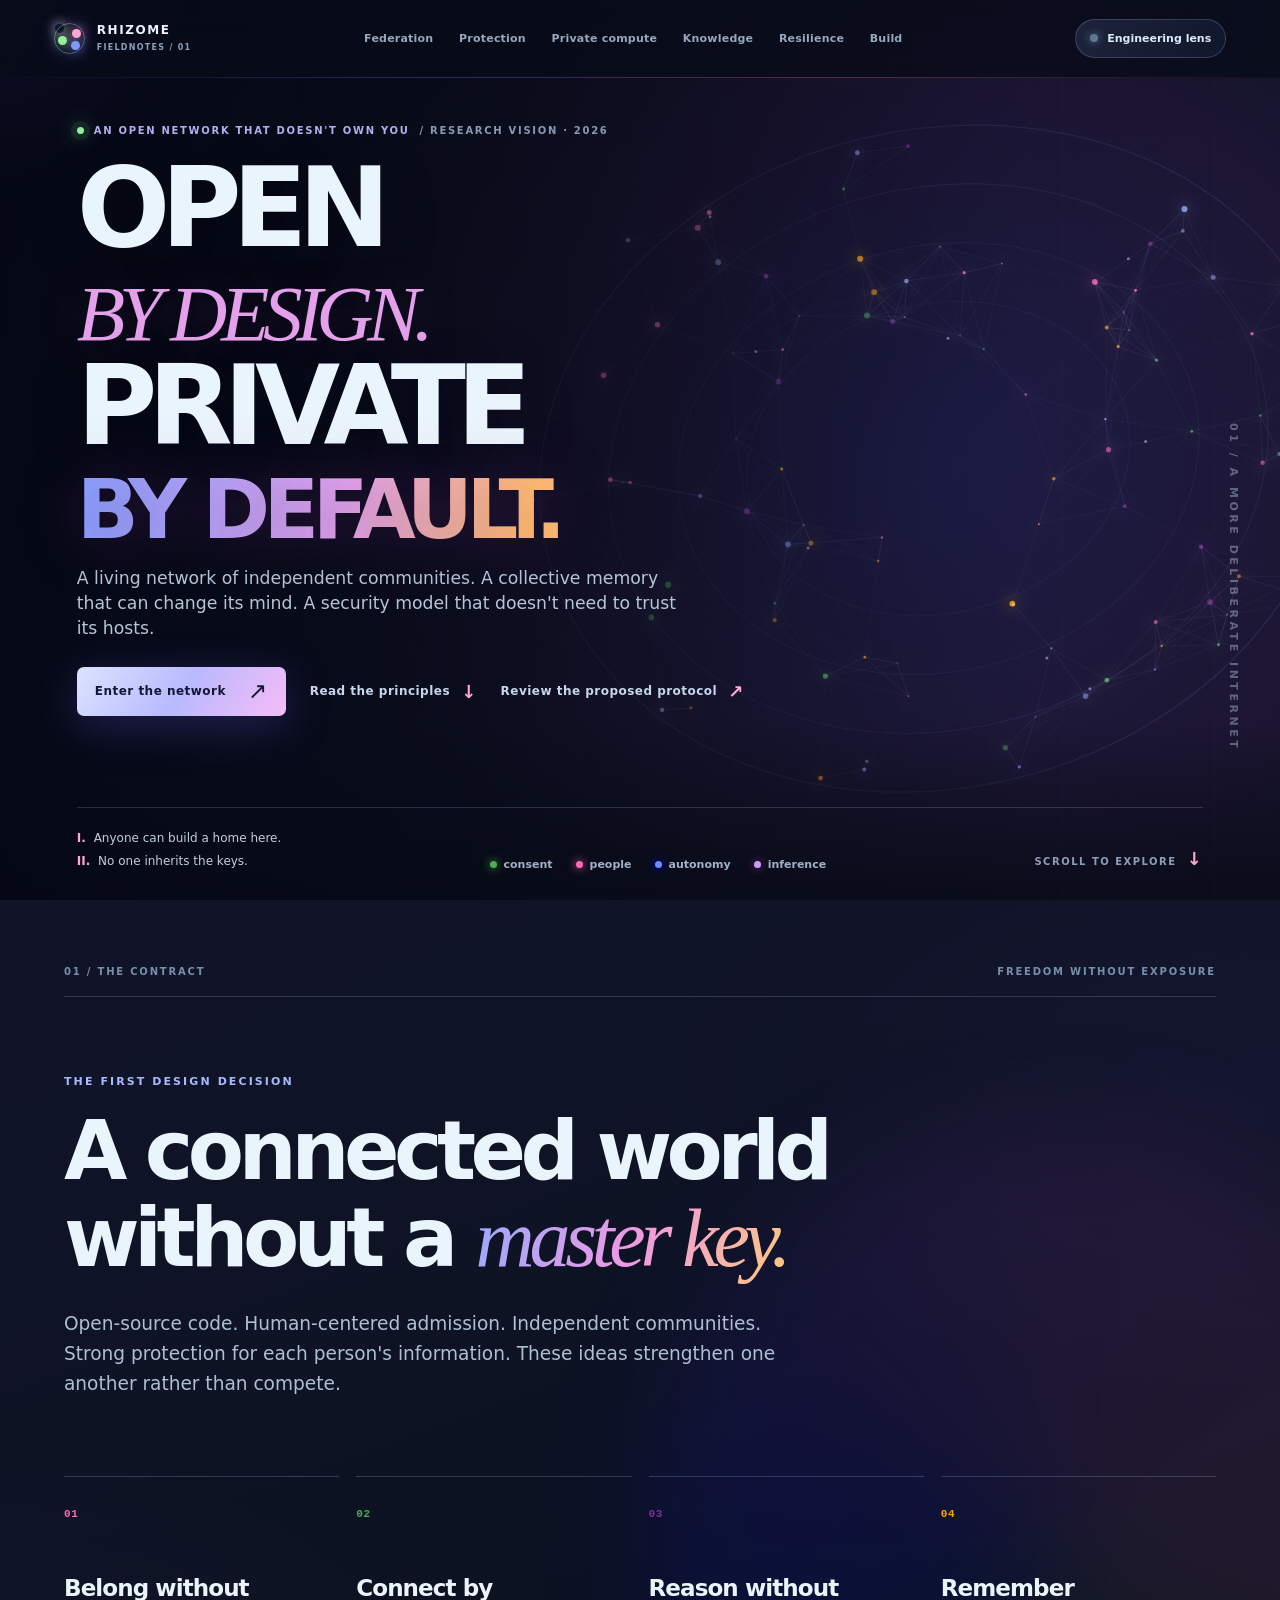
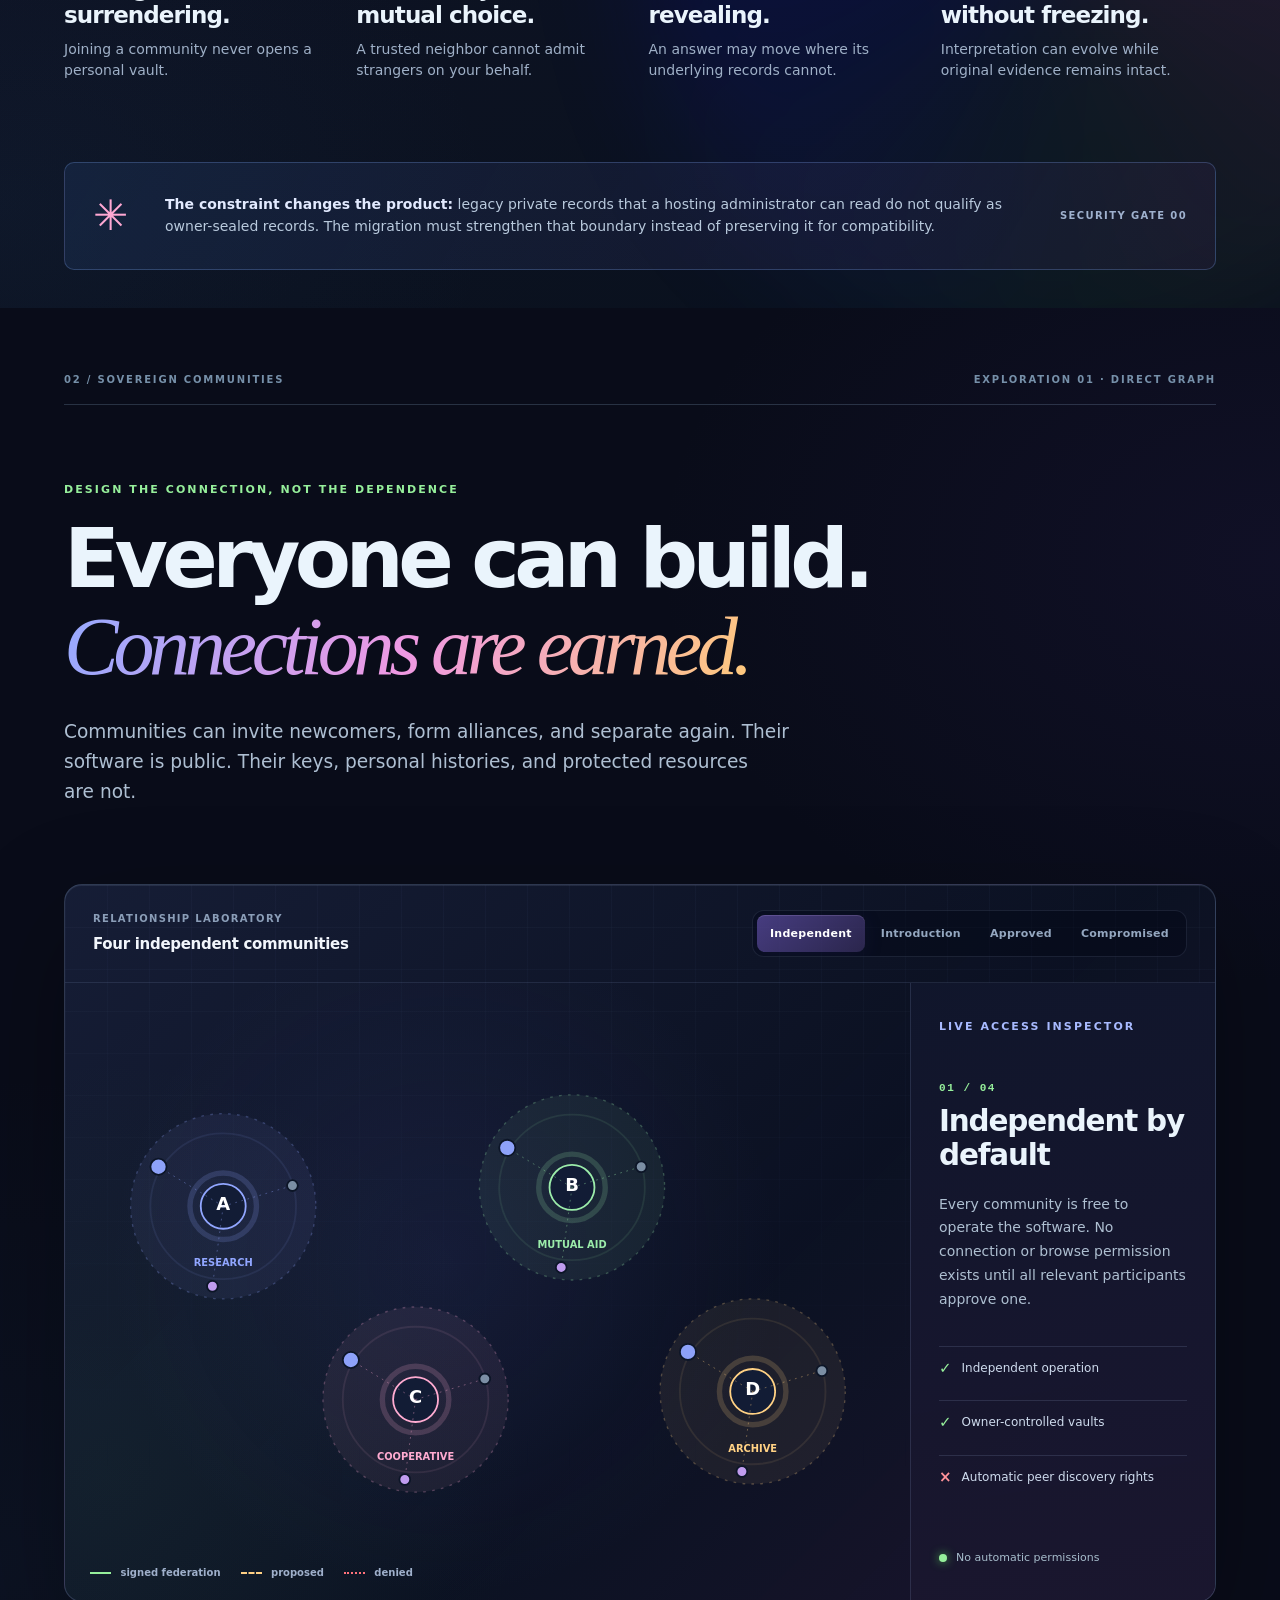
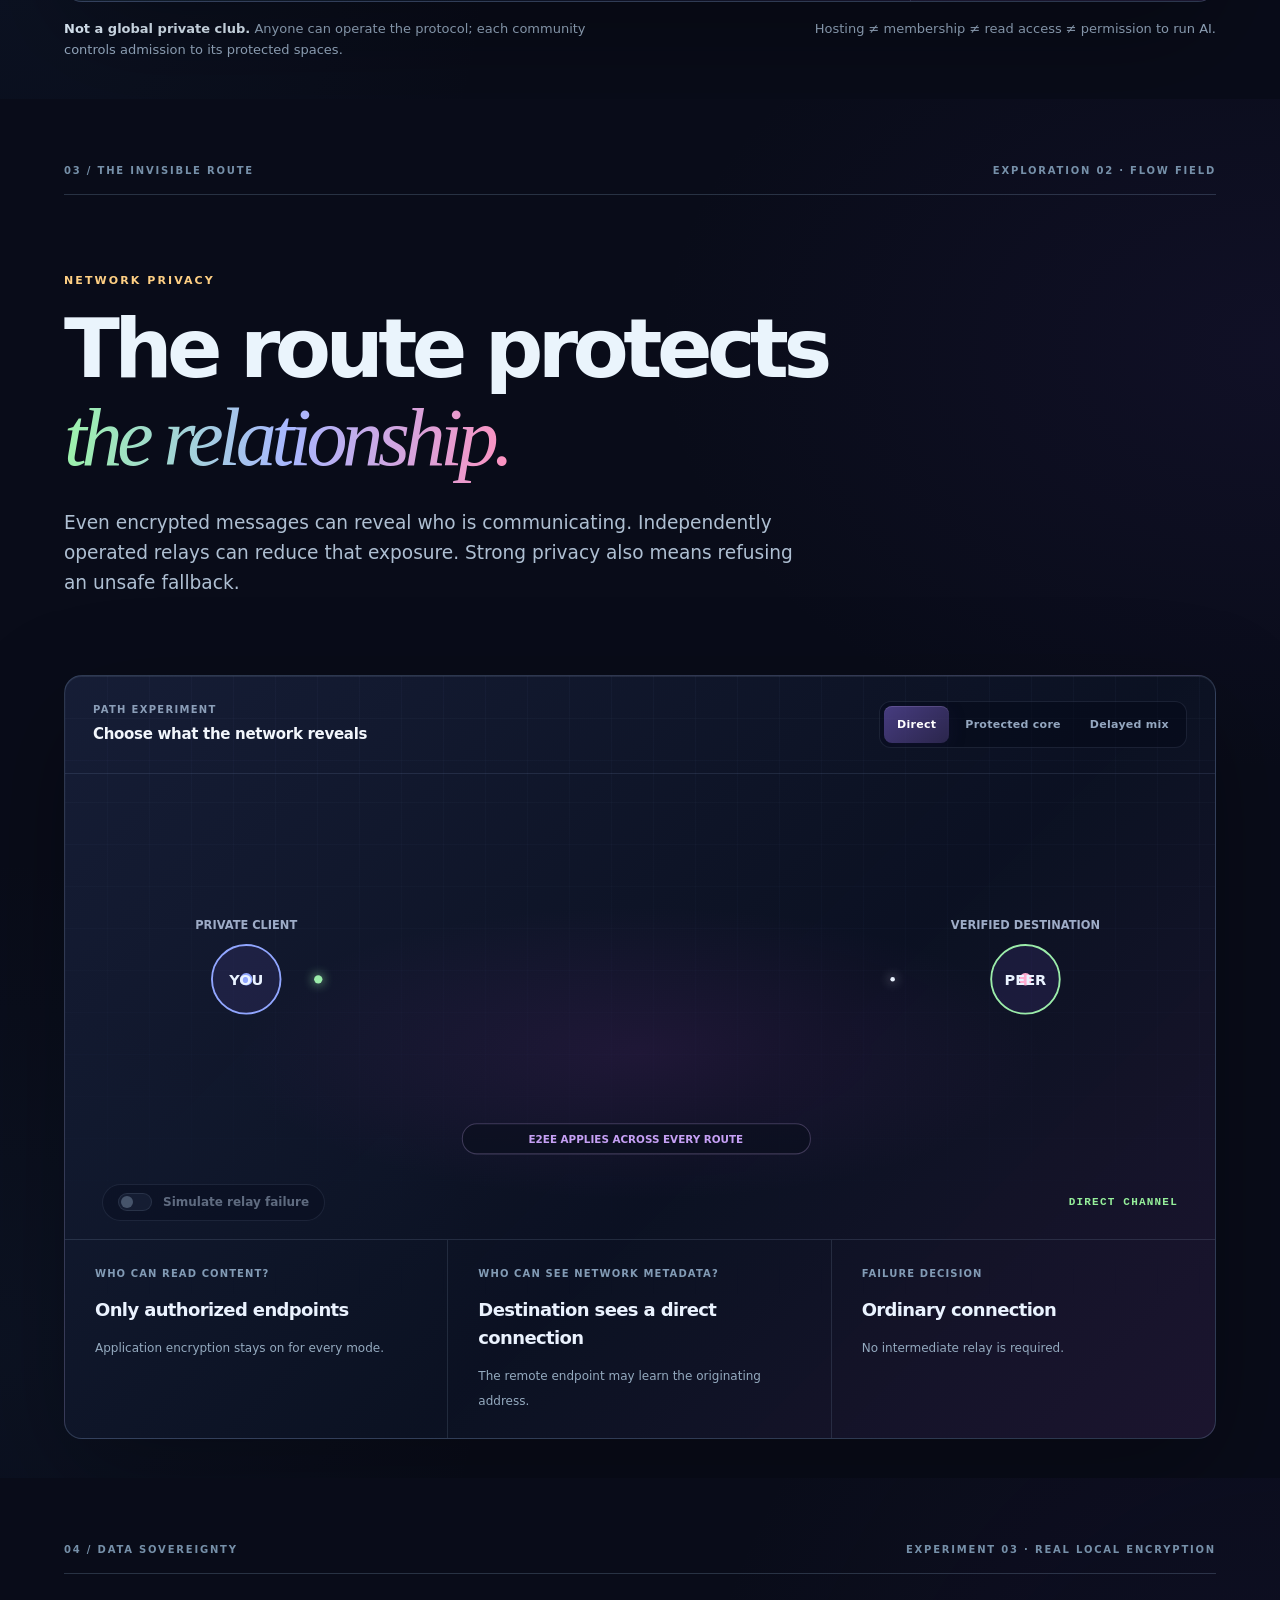
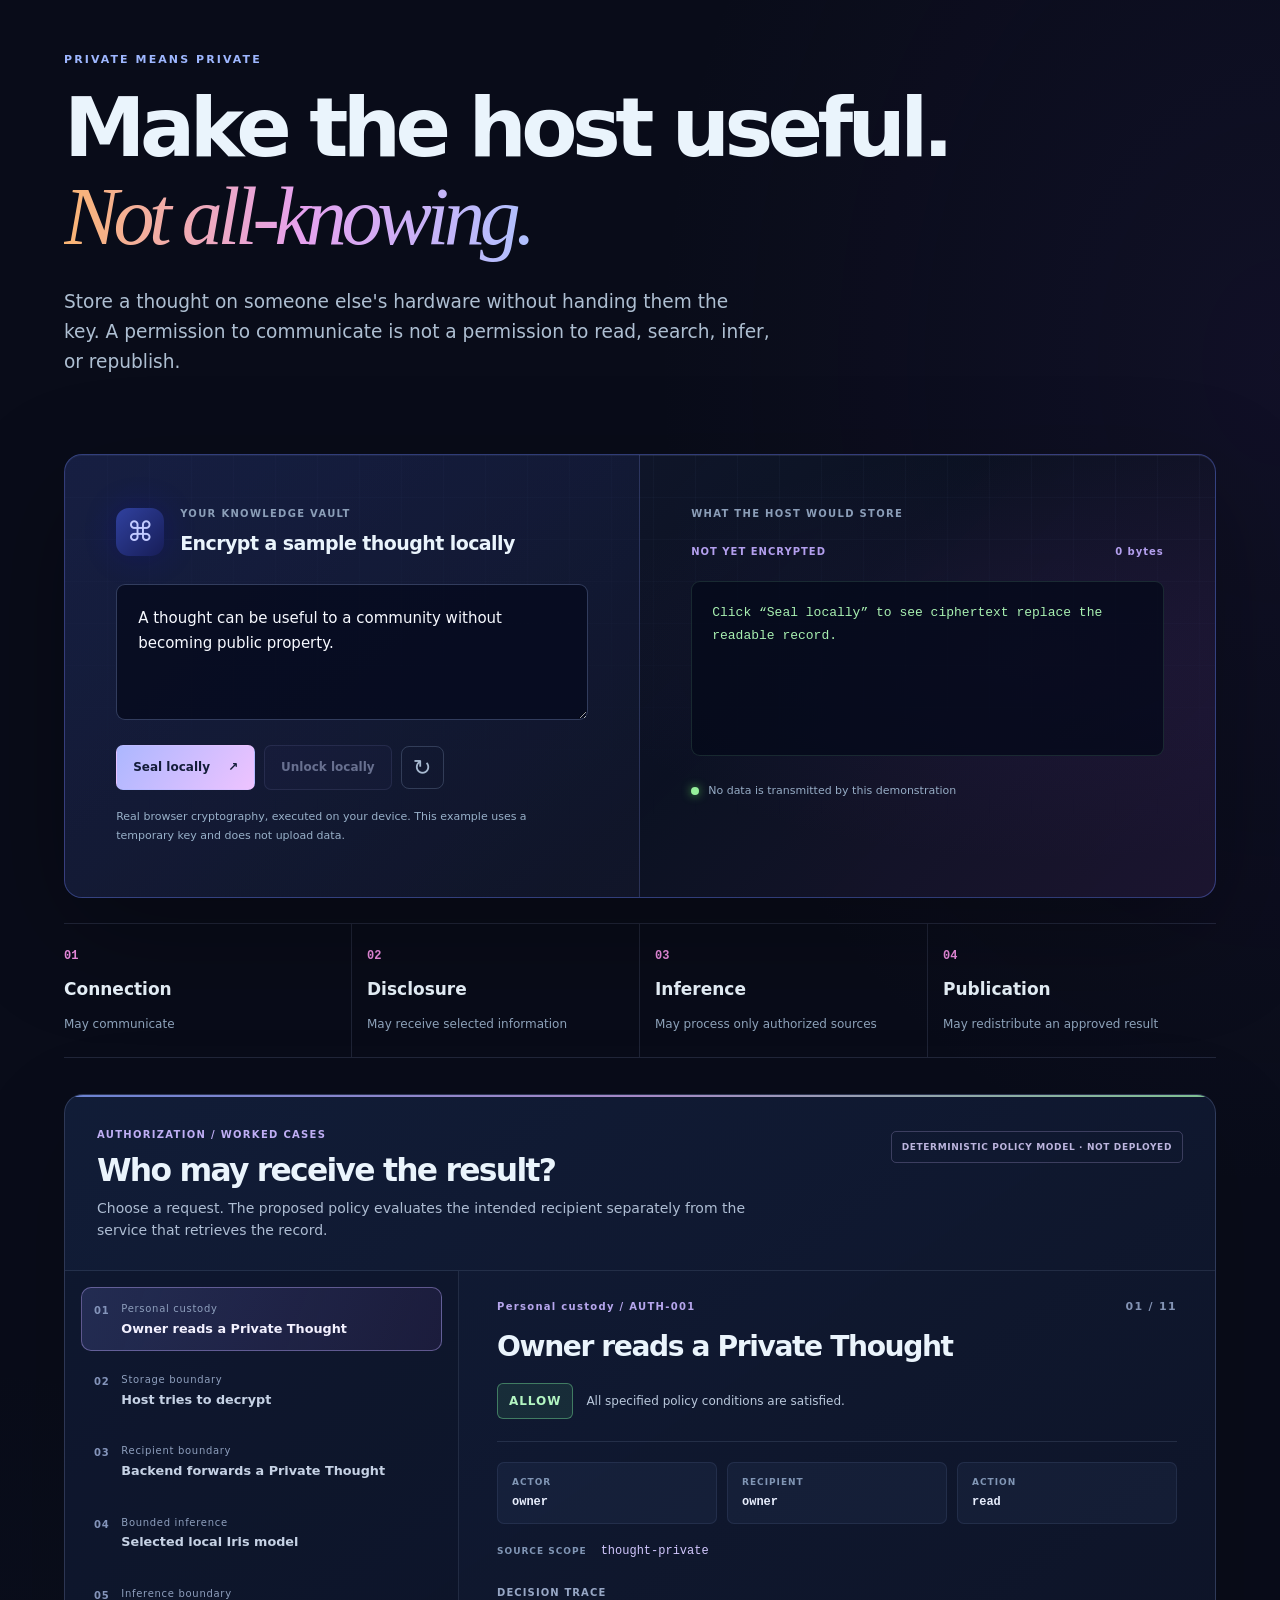
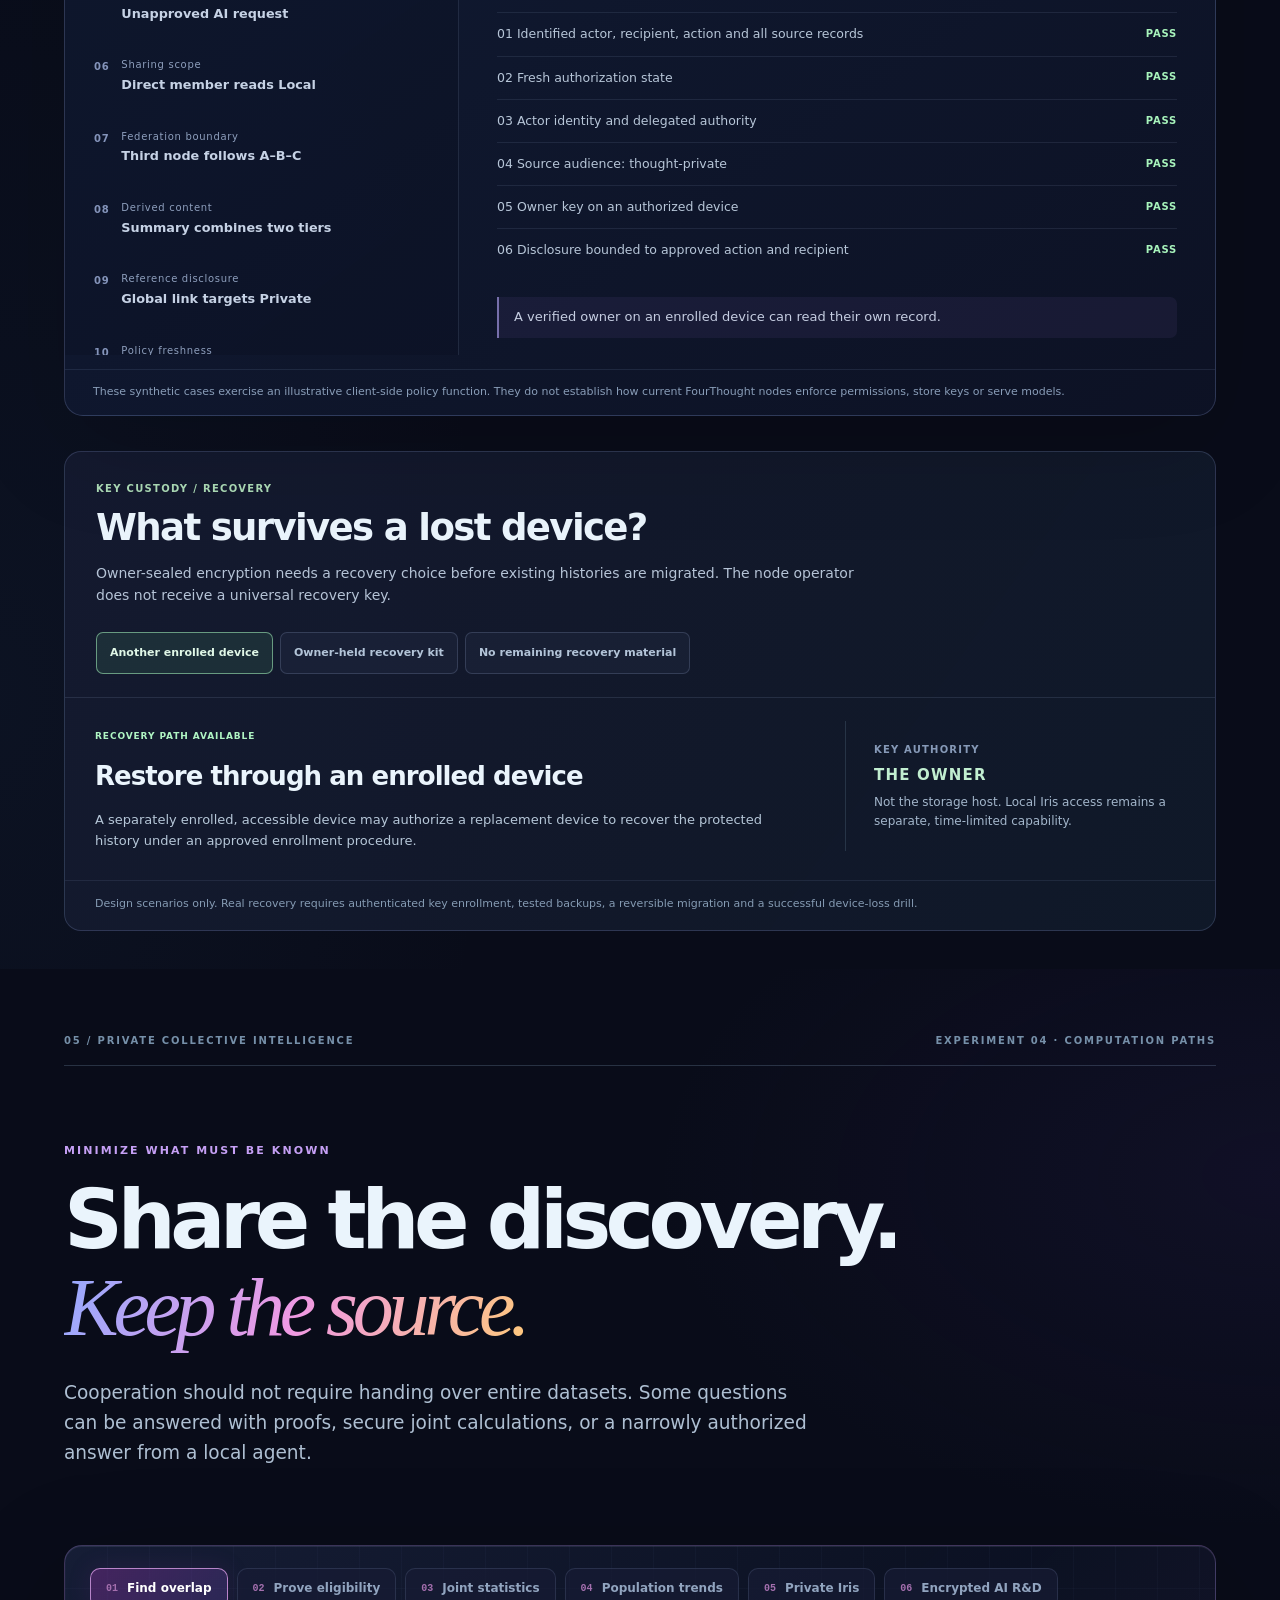
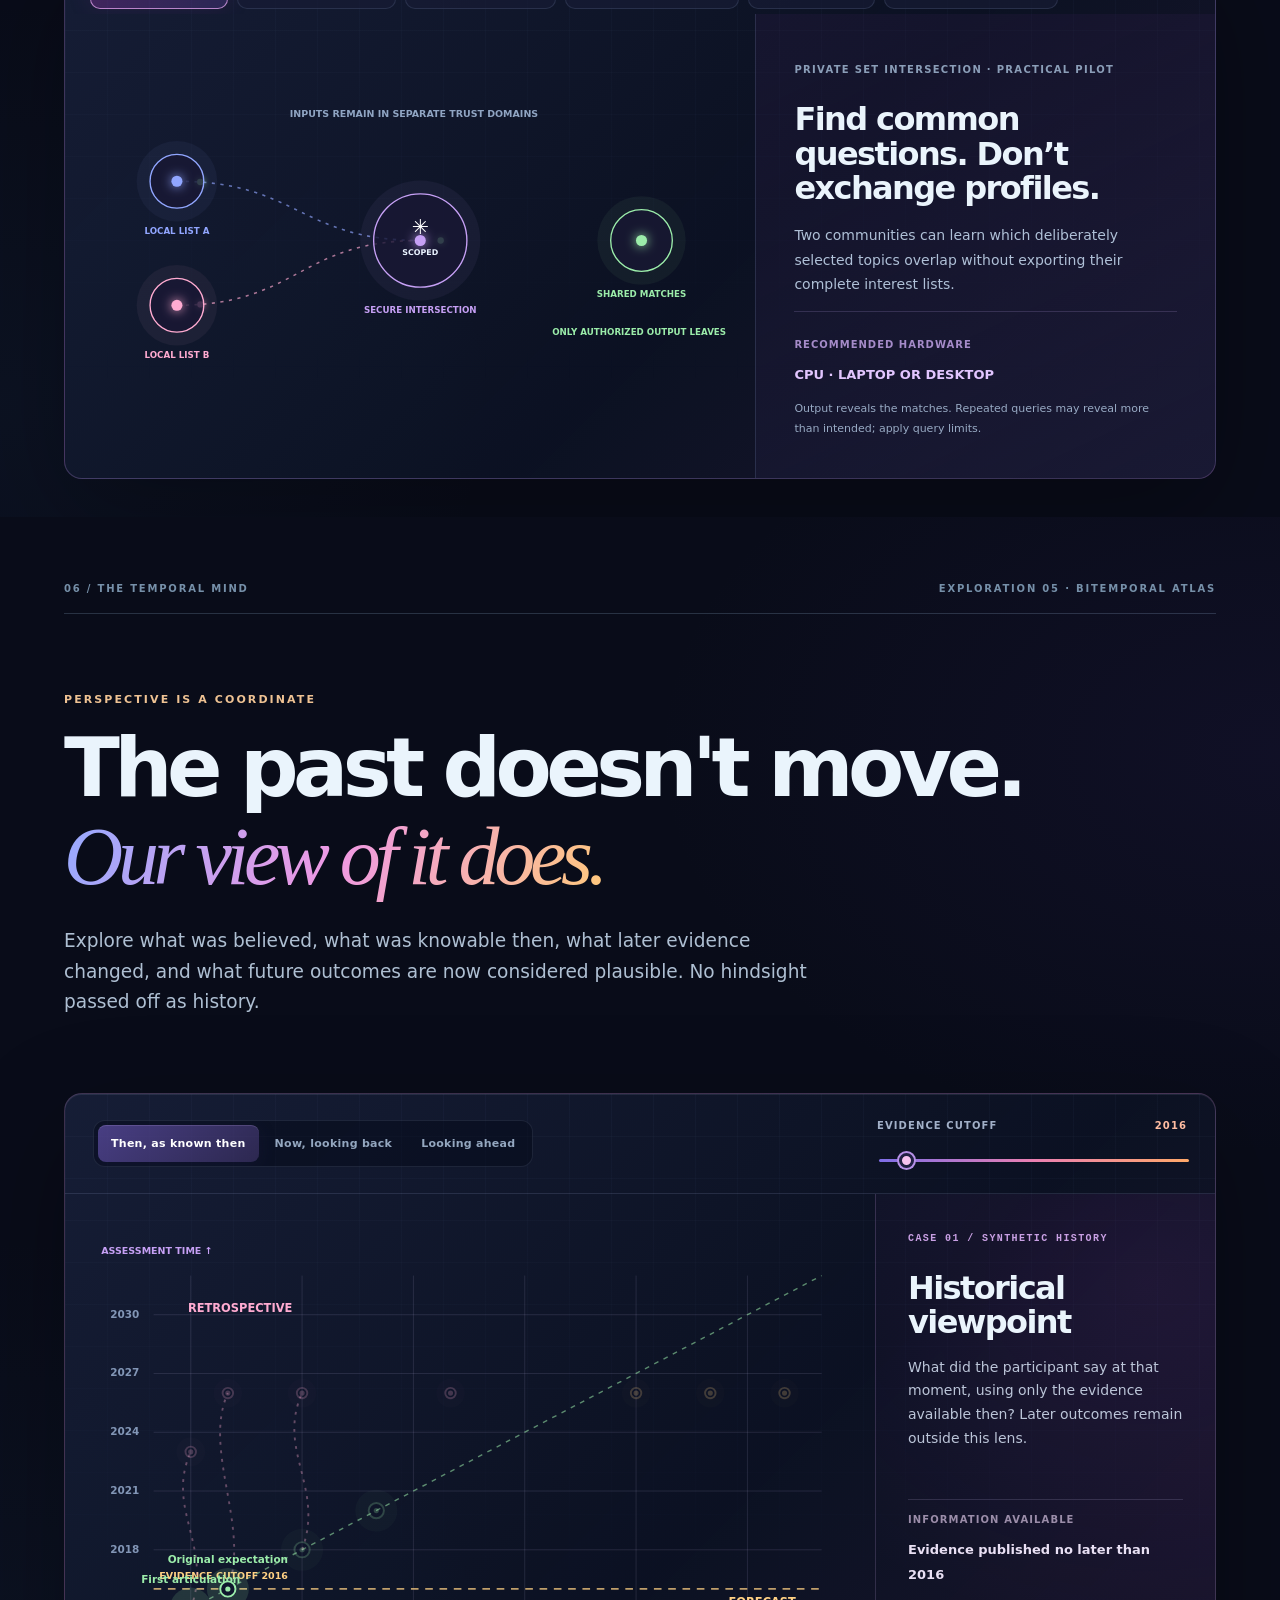
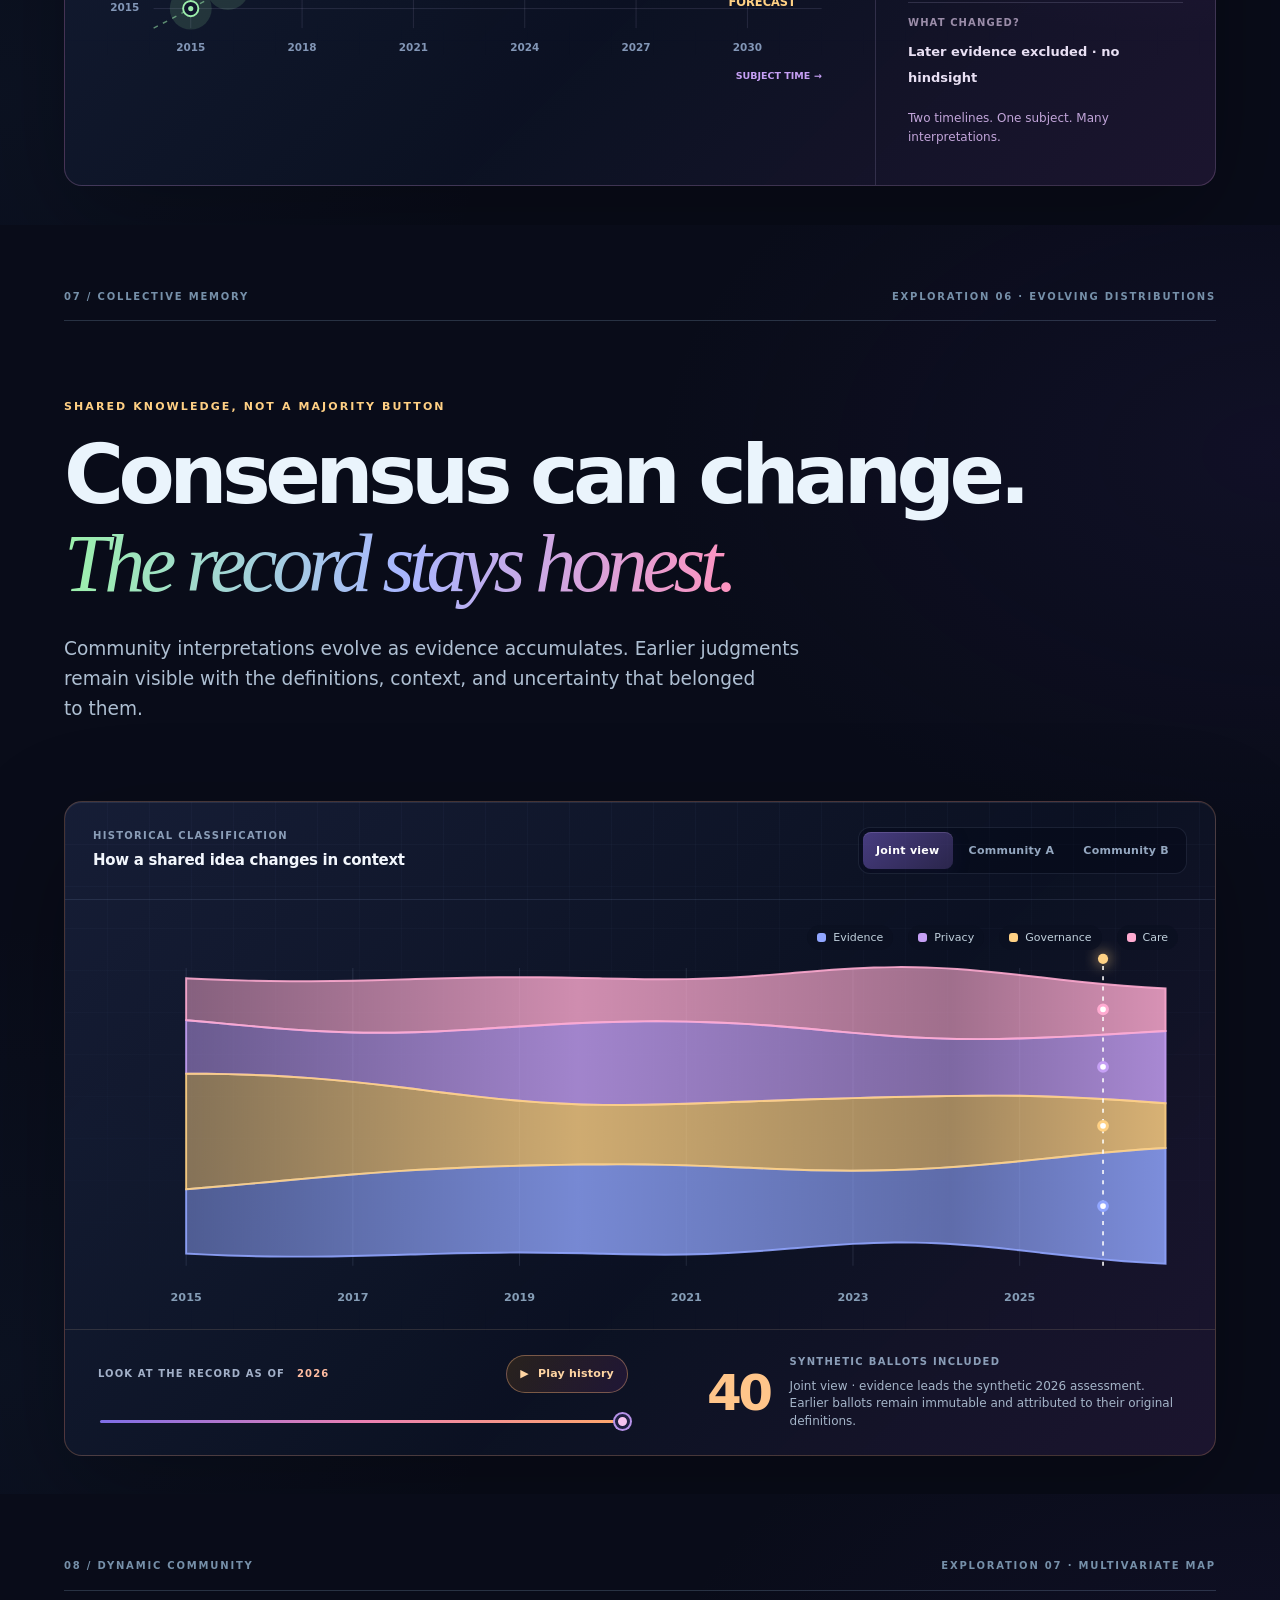
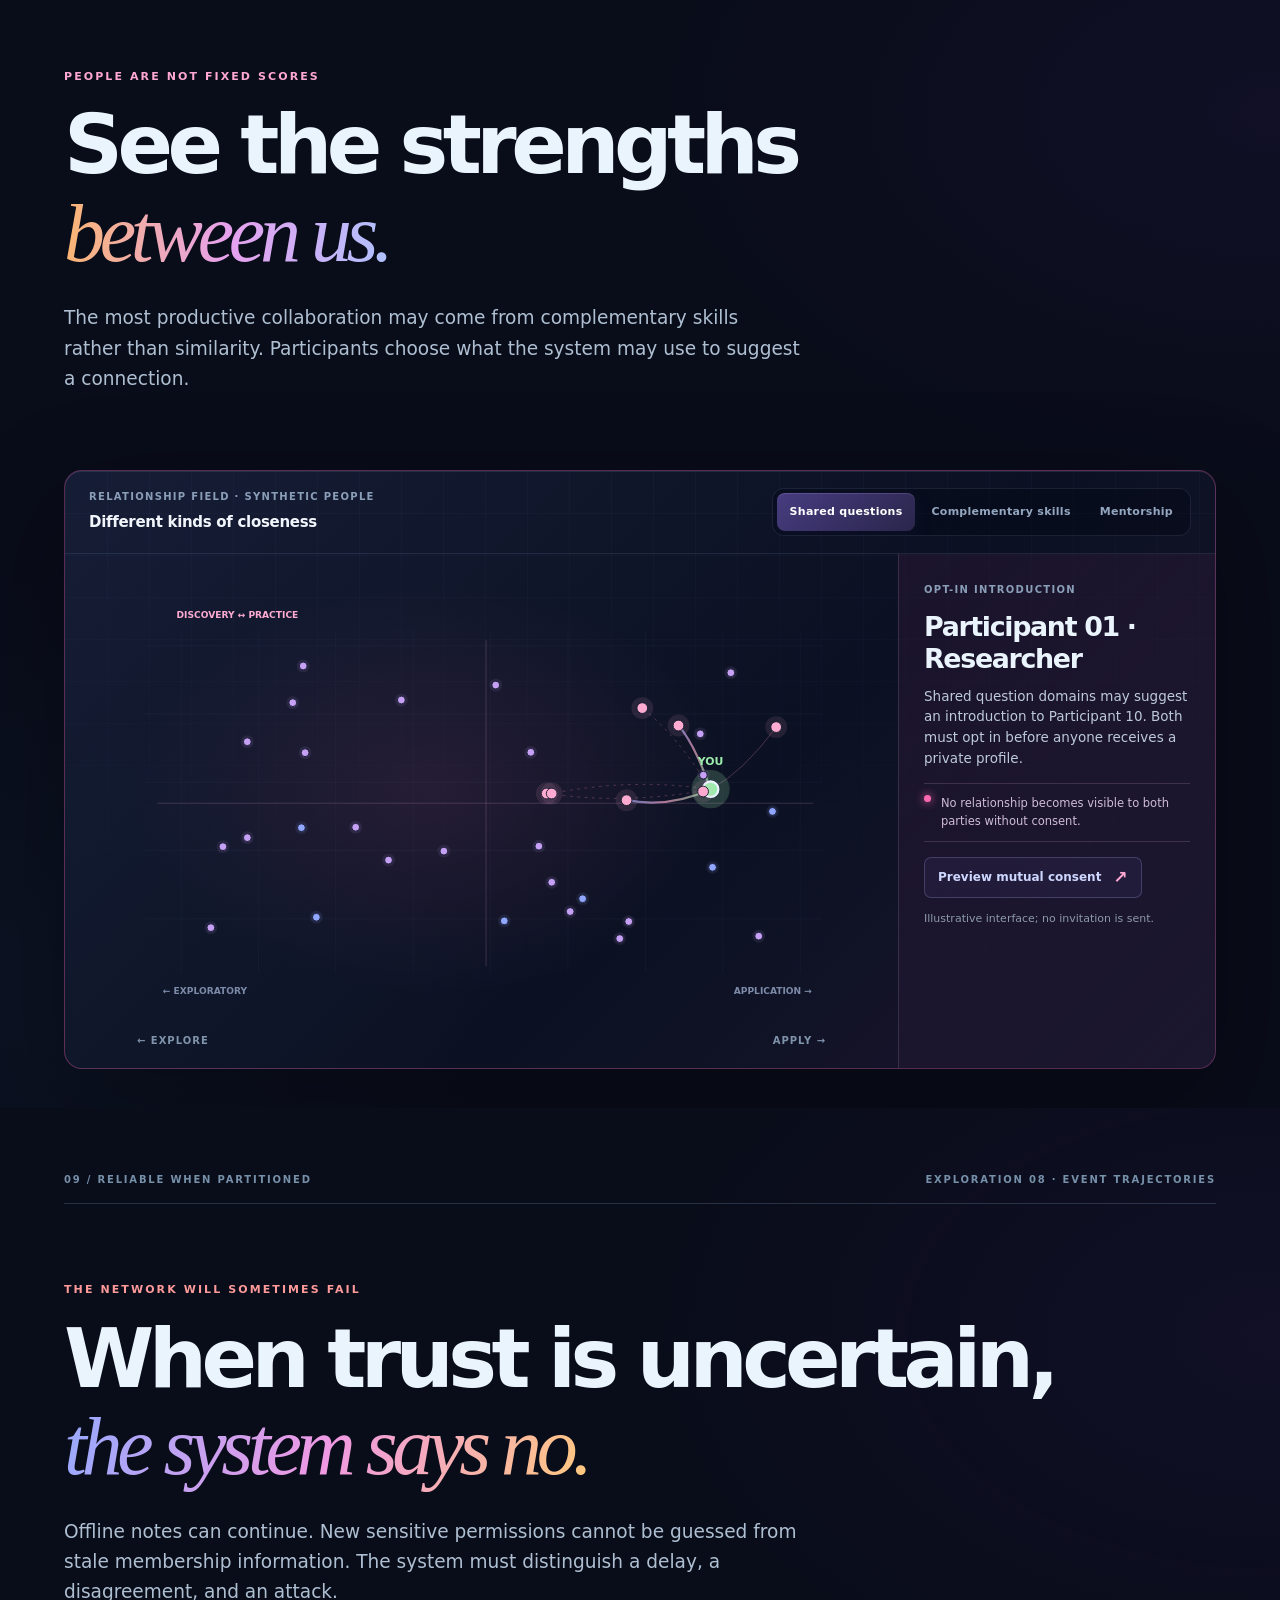
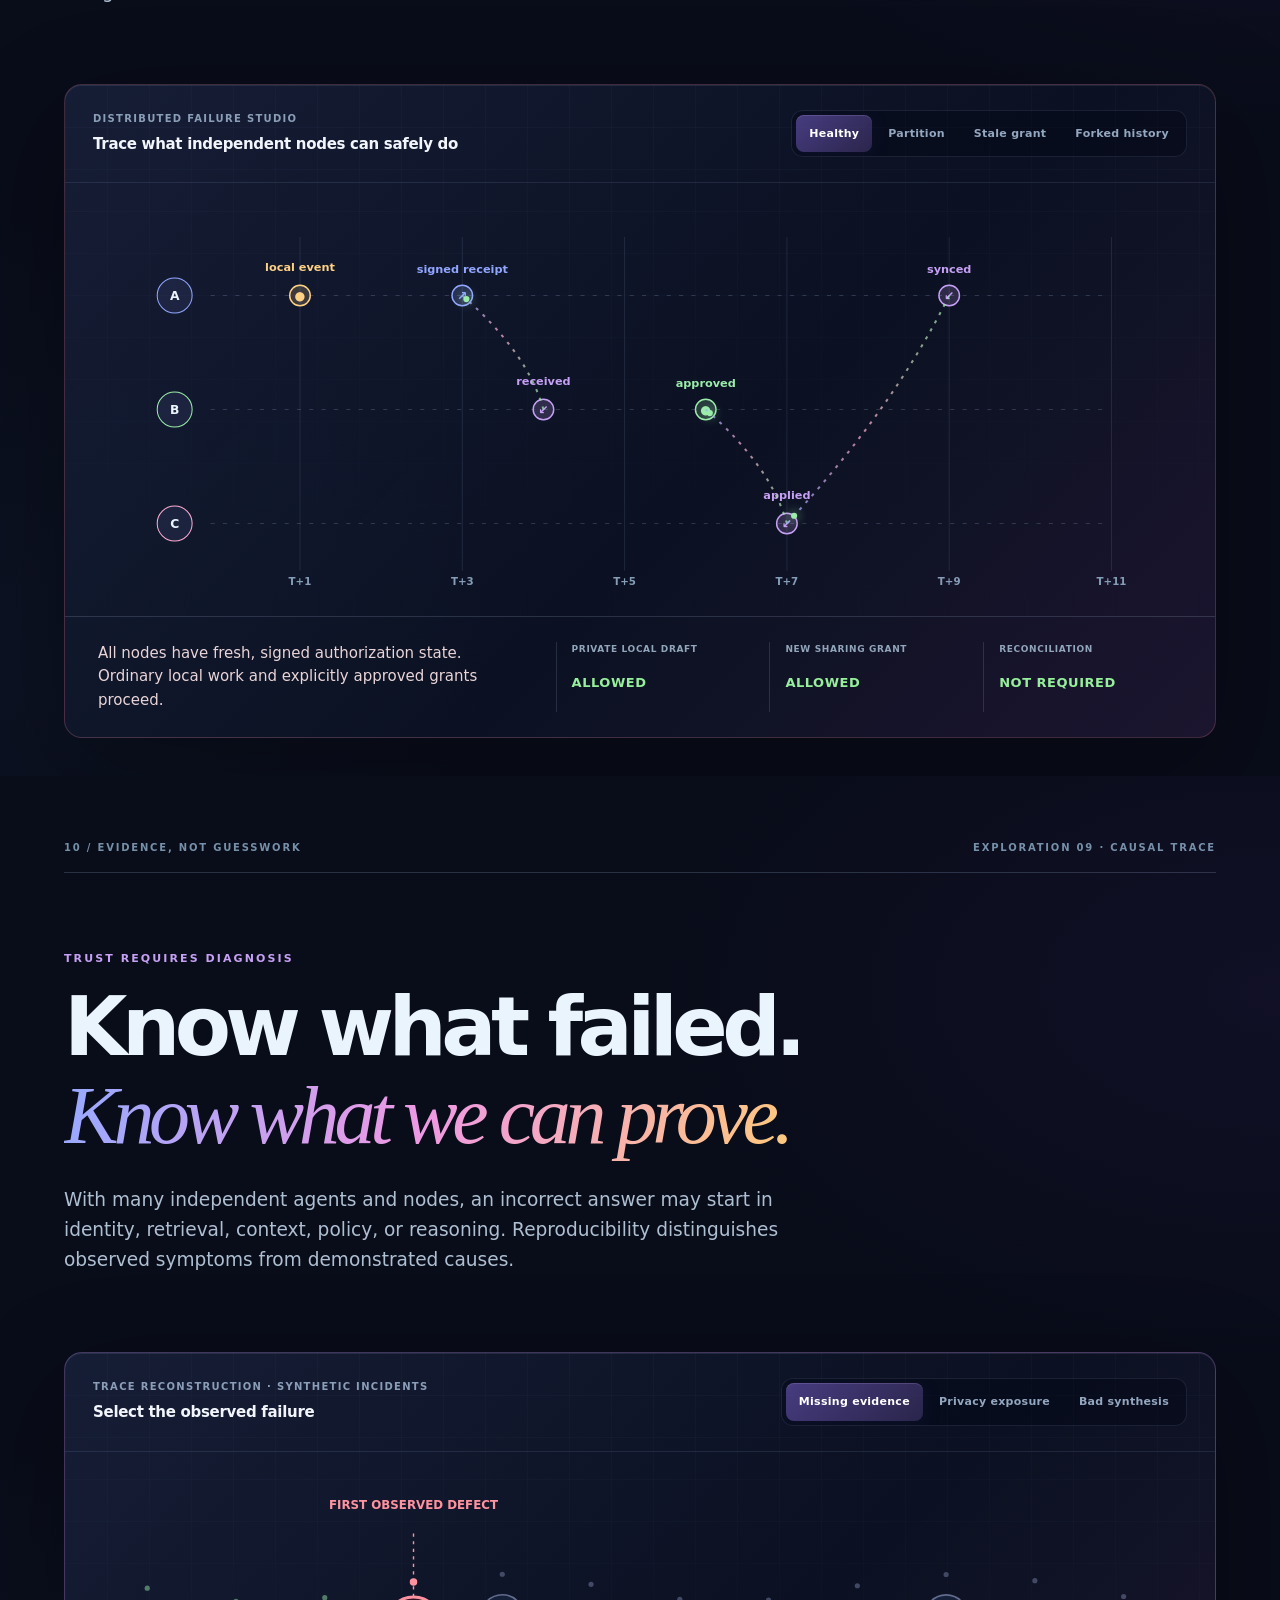
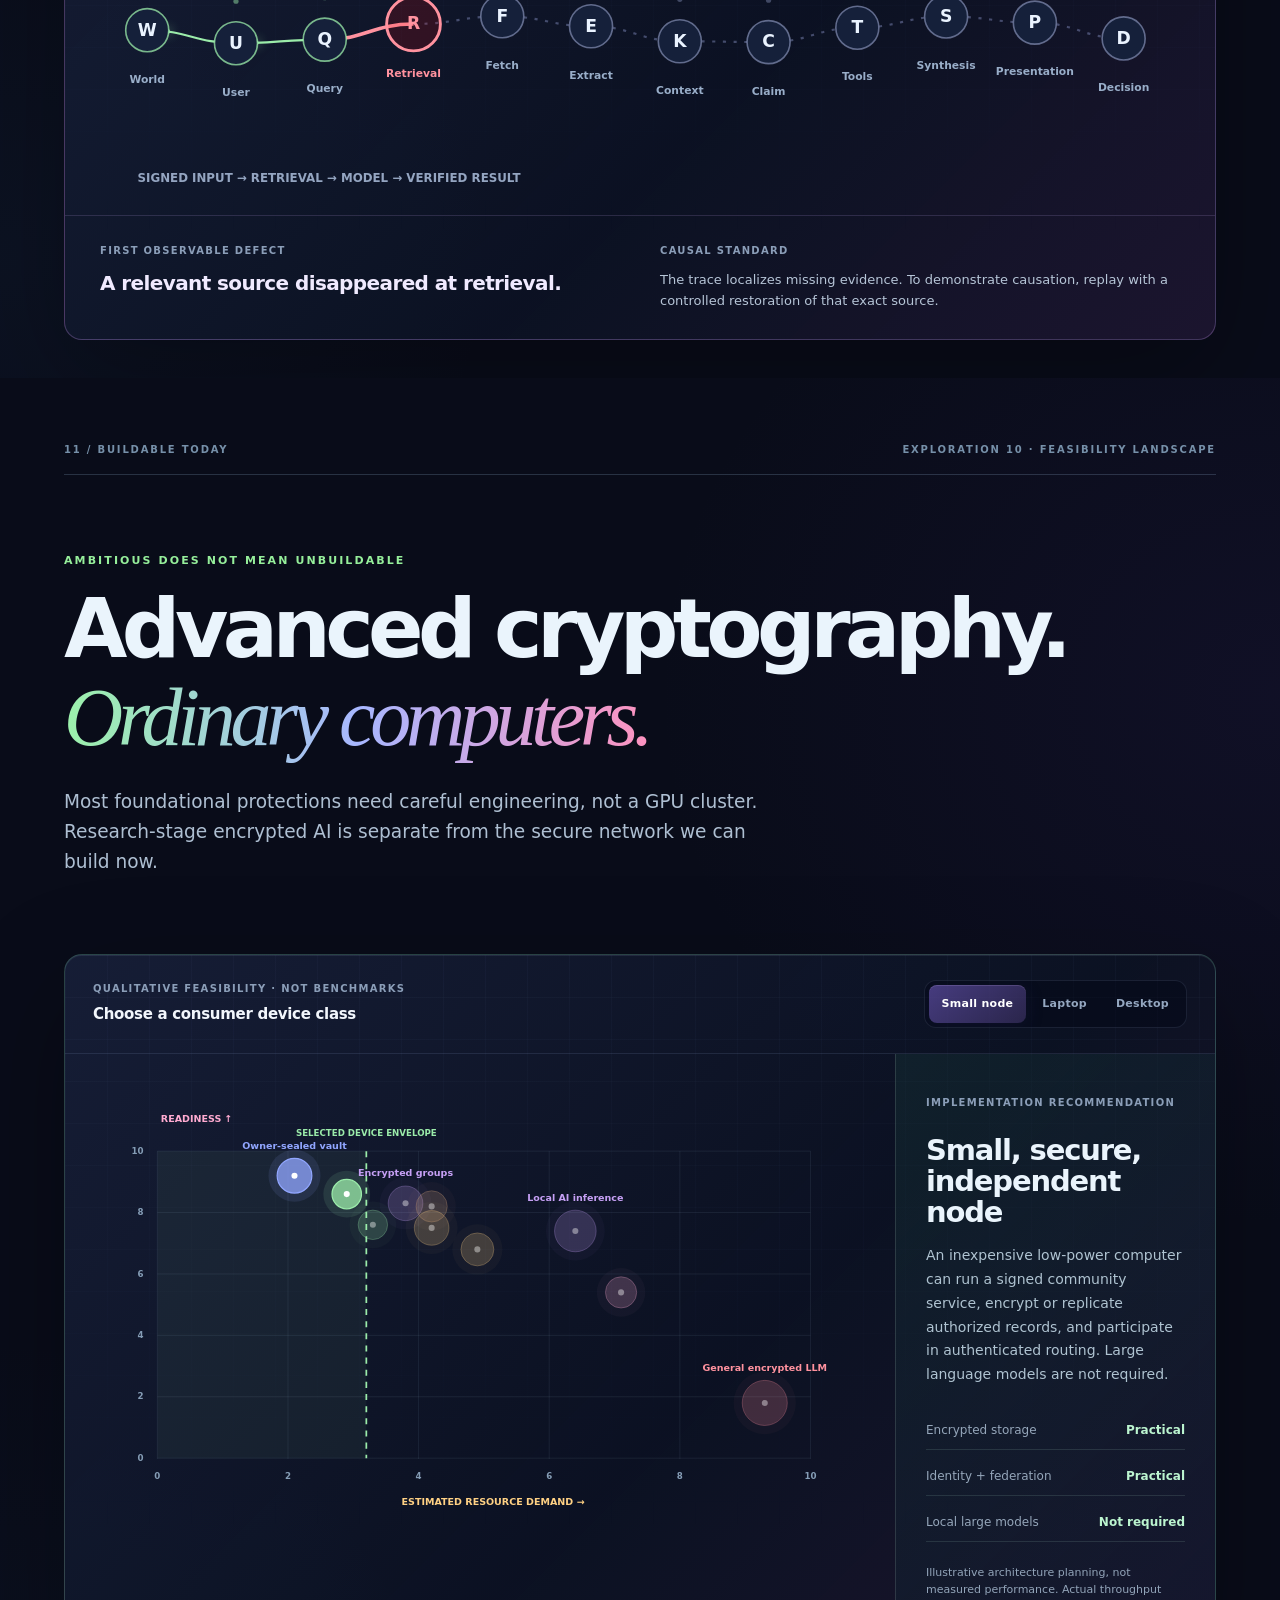
<file: archive/security-study/index.html>
<!doctype html>
<html lang="en">
<head>
<meta charset="utf-8"><meta name="viewport" content="width=device-width,initial-scale=1,viewport-fit=cover">
<meta name="color-scheme" content="dark"><meta name="theme-color" content="#090b18">
<title>Rhizome · A Living Secure Network</title>
<meta name="description" content="An immersive, research-informed exploration of a security-first knowledge commons: sovereign identities, federation, private computation, and historical perspective.">
<link rel="stylesheet" href="assets/css/rhizome.css">
<link rel="stylesheet" href="assets/css/rhizome-mobile.css">
<link rel="stylesheet" href="assets/css/protocol-review.css">
</head>
<body>
<div id="scrollProgress" class="scroll-progress" aria-hidden="true"></div>
<div id="cursorHalo" class="cursor-halo" aria-hidden="true"></div>
<nav class="topbar" aria-label="Main navigation">
 <a class="wordmark" href="#opening" aria-label="Rhizome: back to beginning"><span class="brand-graphic" aria-hidden="true"><i></i><i></i><i></i><i></i></span><span>RHIZOME <small>FIELDNOTES / 01</small></span></a>
 <div class="nav-items" id="navItems">
  <a href="#federation">Federation</a><a href="#transport">Protection</a><a href="#computation">Private compute</a><a href="#perspective">Knowledge</a><a href="#resilience">Resilience</a><a href="#implementation">Build</a>
 </div>
 <button type="button" class="lens-toggle" id="lensButton" aria-pressed="false" aria-label="Toggle engineering explanation"><span class="lens-indicator"></span><span class="lens-text">Engineering lens</span></button>
</nav>
<div id="lensPanel" class="lens-panel" role="region" aria-label="Chapter security contract" tabindex="-1" hidden>
 <div class="lens-head"><div class="eyebrow">INSIDE THE PROTOCOL</div><button id="closeLens" class="icon-close" aria-label="Close engineering lens">✕</button></div>
 <div class="contract-identity"><span id="contractChapter"></span><span id="contractStatus" class="contract-status"></span></div>
 <h3 id="contractTitle" class="contract-title"></h3>
 <div class="contract-line"><span>PROPOSED RULE</span><p id="contractRule"></p></div>
 <div class="contract-line"><span>ENFORCEMENT PATH</span><p id="contractEnforcement"></p></div>
 <div class="contract-line"><span>FAILURE BEHAVIOR</span><p id="contractFailure"></p></div>
 <div class="contract-line"><span>ACCEPTANCE CHECK</span><p id="contractTest"></p></div>
 <a id="contractReadMore" class="contract-read-more" href="docs/SECURITY_PROPOSAL.md">Full proposed specification <span aria-hidden="true">↗</span></a>
 <details class="concept-context"><summary>Chapter architecture context</summary><p id="lensTitle" class="lens-title"></p><p id="lensBody"></p><div id="lensSpec" class="lens-spec"></div></details>
 </div>
<main>
<section id="opening" class="hero chapter" data-chapter="00" data-lens="Architectural thesis" data-tech="Open implementation is compatible with closed-by-default data. Design separate authorities for software, node operation, personal keys, community membership, record disclosure, and inference. Nothing in this interactive demo constitutes a deployed security system." data-spec="Security goals · confidentiality, integrity, availability, autonomy, unlinkability">
 <canvas id="heroCanvas" aria-hidden="true"></canvas><div class="hero-vignette" aria-hidden="true"></div>
 <div class="hero-core"><div class="overline"><span class="live-seed"></span> AN OPEN NETWORK THAT DOESN'T OWN YOU <span class="hero-edition">/ RESEARCH VISION · 2026</span></div>
  <h1>OPEN<br><em>BY DESIGN.</em><br>PRIVATE<br><strong>BY DEFAULT.</strong></h1>
  <p class="hero-deck">A living network of independent communities. A collective memory that can change its mind. A security model that doesn't need to trust its hosts.</p>
  <div class="hero-actions"><a class="primary-cta" href="#federation">Enter the network <span>↗</span></a><a href="#principles" class="quiet-cta">Read the principles <span>↓</span></a><button type="button" class="quiet-cta proposal-launch" id="openProposal">Review the proposed protocol <span>↗</span></button></div>
 </div>
 <div class="hero-side-label" aria-hidden="true">01 / a more deliberate internet</div>
 <div class="hero-bottom"><div class="hero-axiom"><span class="axiom-index">I.</span> Anyone can build a home here.<br><span class="axiom-index">II.</span> No one inherits the keys.</div><div class="hero-legend"><span><b class="dot green"></b> consent</span><span><b class="dot pink"></b> people</span><span><b class="dot blue"></b> autonomy</span><span><b class="dot purple"></b> inference</span></div><a class="scroll-cue" href="#principles">SCROLL TO EXPLORE <span>↓</span></a></div>
</section>

<section id="principles" class="chapter principles" data-chapter="01" data-lens="Separate the authorities" data-tech="Define independently verifiable cryptographic principals for users, devices, communities and services. A community grant authorizes a service and scope, not plaintext access. A trusted federation relationship is not transitively inherited by neighboring groups." data-spec="Capability authorization · scoped, signed, expiring · non-transitive">
 <div class="section-frame"><div class="chapter-line"><span>01 / THE CONTRACT</span><span>FREEDOM WITHOUT EXPOSURE</span></div><div class="section-intro"><p class="eyebrow">THE FIRST DESIGN DECISION</p><h2>A connected world<br>without a <i>master key.</i></h2><p class="lede">Open-source code. Human-centered admission. Independent communities. Strong protection for each person's information. These ideas strengthen one another rather than compete.</p></div>
 <div class="principle-rail"><div class="principle"><span class="principle-mark" style="--signal:var(--pink)">01</span><h3>Belong without surrendering.</h3><p>Joining a community never opens a personal vault.</p></div><div class="principle"><span class="principle-mark" style="--signal:var(--green)">02</span><h3>Connect by mutual choice.</h3><p>A trusted neighbor cannot admit strangers on your behalf.</p></div><div class="principle"><span class="principle-mark" style="--signal:var(--purple)">03</span><h3>Reason without revealing.</h3><p>An answer may move where its underlying records cannot.</p></div><div class="principle"><span class="principle-mark" style="--signal:var(--orange)">04</span><h3>Remember without freezing.</h3><p>Interpretation can evolve while original evidence remains intact.</p></div></div>
 <div class="design-note"><span class="note-icon">✳</span><p><b>The constraint changes the product:</b> legacy private records that a hosting administrator can read do not qualify as owner-sealed records. The migration must strengthen that boundary instead of preserving it for compatibility.</p><span class="note-label">SECURITY GATE 00</span></div></div>
</section>

<section id="federation" class="chapter visual-section federation" data-chapter="02" data-lens="Federation protocol" data-tech="A federation grant is a bilateral, scope-specific credential signed by each community's authorized quorum. Independent key identities exist for individual users, nodes, communities, and relays. The graph visualizes connectivity and authority, not public access to personal records. Verify no transitive access, revoked-grant freshness and resistance to compromised operators." data-spec="Signed FederationGrant · capability checks · quorum approval · no transitive trust">
 <div class="section-frame"><div class="chapter-line"><span>02 / SOVEREIGN COMMUNITIES</span><span>EXPLORATION 01 · DIRECT GRAPH</span></div><div class="section-intro wide"><p class="eyebrow green-ink">DESIGN THE CONNECTION, NOT THE DEPENDENCE</p><h2>Everyone can build.<br><i>Connections are earned.</i></h2><p class="lede">Communities can invite newcomers, form alliances, and separate again. Their software is public. Their keys, personal histories, and protected resources are not.</p></div>
 <div class="stage stage-federation"><div class="stage-toolbar"><div><span class="tool-kicker">RELATIONSHIP LABORATORY</span><strong>Four independent communities</strong></div><div class="segmented" role="group" aria-label="Federation scenario"><button class="seg active" data-federation="separate" aria-pressed="true">Independent</button><button class="seg" data-federation="introduced">Introduction</button><button class="seg" data-federation="approved">Approved</button><button class="seg" data-federation="breach">Compromised</button></div></div>
 <div class="graph-layout"><div class="viz-viewport network-viewport"><svg id="federationChart" role="img" aria-label="Animated community network with signed relationships"></svg><div class="graph-overlay graph-overlay-bottom"><span><i class="keyline confirmed"></i> signed federation</span><span><i class="keyline proposed"></i> proposed</span><span><i class="keyline denied"></i> denied</span></div></div><aside class="inspector"><span class="eyebrow">LIVE ACCESS INSPECTOR</span><div class="inspector-serial" id="federationNumber">01 / 04</div><h3 id="federationTitle">Independent by default</h3><p id="federationExplain">Every community can operate alone. No access path exists merely because the nodes run compatible software.</p><div class="rule-list" id="federationRules"></div><div class="inspector-foot"><span class="status-led"></span><span id="federationStatus">No automatic permissions</span></div></aside></div></div>
 <div class="under-graph"><p><strong>Not a global private club.</strong> Anyone can operate the protocol; each community controls admission to its protected spaces.</p><p>Hosting ≠ membership ≠ read access ≠ permission to run AI.</p></div></div>
</section>

<section id="transport" class="chapter visual-section transport" data-chapter="03" data-lens="Privacy-preserving network paths" data-tech="Separate application-layer end-to-end encryption from link and transport protection. A protected route uses mutually untrusted relay operators when possible, strict egress rules, validated destination identities, and no silent direct fallback. A delayed mixing mode additionally pads and batches messages but increases latency. Multi-hop does not guarantee immunity to global correlation." data-spec="Authenticated E2EE · routing isolation · relay diversity · fail-closed · optional mixing">
 <div class="section-frame"><div class="chapter-line"><span>03 / THE INVISIBLE ROUTE</span><span>EXPLORATION 02 · FLOW FIELD</span></div><div class="section-intro"><p class="eyebrow orange-ink">NETWORK PRIVACY</p><h2>The route protects<br><i>the relationship.</i></h2><p class="lede">Even encrypted messages can reveal who is communicating. Independently operated relays can reduce that exposure. Strong privacy also means refusing an unsafe fallback.</p></div>
 <div class="stage stage-transport"><div class="stage-toolbar"><div><span class="tool-kicker">PATH EXPERIMENT</span><strong>Choose what the network reveals</strong></div><div class="segmented" role="group" aria-label="Routing mode"><button class="seg active" data-route="direct" aria-pressed="true">Direct</button><button class="seg" data-route="core">Protected core</button><button class="seg" data-route="mix">Delayed mix</button></div></div><div class="route-visual"><svg id="routingChart" role="img" aria-label="Encrypted network route with animated message flows"></svg><div class="route-controls"><button id="routeFailure" class="switch-button" aria-pressed="false"><span class="switch-track"><span></span></span> Simulate relay failure</button><span id="routeTag" class="mini-status">DIRECT ROUTE</span></div></div><div class="route-bottom"><div class="route-feature"><small>WHO CAN READ CONTENT?</small><strong>Only authorized endpoints</strong><span>Application encryption stays on for every mode.</span></div><div class="route-feature"><small>WHO CAN SEE NETWORK METADATA?</small><strong id="routeObserver">Endpoint network observers</strong><span id="routeObserverNote">A direct destination may learn the originating address.</span></div><div class="route-feature"><small>FAILURE DECISION</small><strong id="routeVerdict">Ordinary connection</strong><span id="routeDetail">Performance takes priority; confidentiality still requires E2EE.</span></div></div></div></div>
</section>

<section id="sovereignty" class="chapter visual-section sovereignty" data-chapter="04" data-lens="Owner-sealed records and deliberate access" data-tech="Use a trusted client to generate and hold content-encryption material. Record payloads and protected metadata are encrypted before upload, with recipient-specific key encapsulation and signed immutable envelopes. A hosting administrator may delete or deny service but cannot decrypt properly sealed ciphertext. This browser-local AES-GCM demonstration is illustrative, not a production key-management design." data-spec="Client-held keys · AEAD encryption · recipient wrapping · authenticated provenance">
 <div class="section-frame"><div class="chapter-line"><span>04 / DATA SOVEREIGNTY</span><span>EXPERIMENT 03 · REAL LOCAL ENCRYPTION</span></div><div class="section-intro wide"><p class="eyebrow blue-ink">PRIVATE MEANS PRIVATE</p><h2>Make the host useful.<br><i>Not all-knowing.</i></h2><p class="lede">Store a thought on someone else's hardware without handing them the key. A permission to communicate is not a permission to read, search, infer, or republish.</p></div>
 <div class="stage stage-vault"><div class="vault-grid"><div class="vault-left"><div class="vault-cap"><span class="key-symbol">⌘</span><div><span class="tool-kicker">YOUR KNOWLEDGE VAULT</span><strong>Encrypt a sample thought locally</strong></div></div><label for="vaultInput" class="sr-only">Sample private thought</label><textarea id="vaultInput" spellcheck="false" rows="3">A thought can be useful to a community without becoming public property.</textarea><div class="vault-actions"><button class="action-button bright" id="encryptButton">Seal locally <span>↗</span></button><button class="action-button ghost" id="decryptButton" disabled>Unlock locally</button><button class="reset-button" id="clearVault" title="Reset encryption demonstration" aria-label="Reset encryption demonstration">↻</button></div><small class="vault-explainer" id="vaultExplain">Real browser cryptography, executed on your device. This example uses a temporary key and does not upload data.</small></div><div class="vault-right"><span class="tool-kicker">WHAT THE HOST WOULD STORE</span><div class="cipher-label"><span id="vaultState">NOT YET ENCRYPTED</span><span id="cipherBytes">0 bytes</span></div><pre id="cipherPreview" class="cipher-preview">Click “Seal locally” to see ciphertext replace the readable record.</pre><div class="safe-strip"><span class="status-led"></span><span>No data is transmitted by this demonstration</span></div></div></div></div>
 <div class="permission-row"><div><span>01</span><b>Connection</b><small>May communicate</small></div><div><span>02</span><b>Disclosure</b><small>May receive selected information</small></div><div><span>03</span><b>Inference</b><small>May process only authorized sources</small></div><div><span>04</span><b>Publication</b><small>May redistribute an approved result</small></div></div>
 <div class="policy-lab" aria-labelledby="policyHeading">
   <div class="policy-lab-top"><div><span class="tool-kicker">AUTHORIZATION / WORKED CASES</span><h3 id="policyHeading">Who may receive the result?</h3><p>Choose a request. The proposed policy evaluates the intended recipient separately from the service that retrieves the record.</p></div><span class="policy-simulation">DETERMINISTIC POLICY MODEL · NOT DEPLOYED</span></div>
   <div class="policy-layout"><div class="policy-case-list" id="policyCases" role="group" aria-label="Authorization cases"></div>
    <div class="policy-inspector" aria-live="polite"><div class="policy-inspector-top"><span class="tool-kicker" id="policyCategory">PERSONAL CUSTODY</span><span id="policyIndex" class="policy-index">01 / 11</span></div>
     <h4 id="policyCaseTitle">Owner reads a Private Thought</h4><div class="policy-decision-line"><span class="policy-result" id="policyDecision" data-decision="ALLOW">ALLOW</span><span id="policyReason">All specified policy conditions are satisfied.</span></div>
     <div class="policy-request"><div><small>ACTOR</small><strong id="policyActor">owner</strong></div><div><small>RECIPIENT</small><strong id="policyRecipient">owner</strong></div><div><small>ACTION</small><strong id="policyAction">read</strong></div></div>
     <div class="policy-sources"><small>SOURCE SCOPE</small><code id="policyScope">thought-private</code></div>
     <div class="policy-trace-heading">DECISION TRACE</div><ol id="policyTrace" class="policy-trace"></ol>
     <p class="policy-meaning" id="policyMeaning"></p>
    </div>
   </div><div class="policy-lab-foot">These synthetic cases exercise an illustrative client-side policy function. They do not establish how current FourThought nodes enforce permissions, store keys or serve models.</div>
  </div>
  <div class="recovery-design" aria-labelledby="recoveryHeading">
   <div class="recovery-intro"><span class="tool-kicker">KEY CUSTODY / RECOVERY</span><h3 id="recoveryHeading">What survives a lost device?</h3><p>Owner-sealed encryption needs a recovery choice before existing histories are migrated. The node operator does not receive a universal recovery key.</p></div>
   <div class="recovery-choice" role="group" aria-label="Recovery material available">
    <button type="button" class="recovery-option" data-recovery="device" aria-pressed="true">Another enrolled device</button>
    <button type="button" class="recovery-option" data-recovery="kit" aria-pressed="false">Owner-held recovery kit</button>
    <button type="button" class="recovery-option" data-recovery="none" aria-pressed="false">No remaining recovery material</button>
   </div>
   <div class="recovery-outcome"><div><span class="recovery-indicator" id="recoveryIndicator" data-outcome="possible">RECOVERY PATH AVAILABLE</span><h4 id="recoveryTitle">Restore through an enrolled device</h4><p id="recoveryDescription">A separately enrolled, accessible device may authorize a replacement device to recover the protected history under an approved enrollment procedure.</p></div><div class="recovery-owner"><span>KEY AUTHORITY</span><strong>THE OWNER</strong><small>Not the storage host. Local Iris access remains a separate, time-limited capability.</small></div></div>
   <div class="recovery-foot">Design scenarios only. Real recovery requires authenticated key enrollment, tested backups, a reversible migration and a successful device-loss drill.</div>
  </div>
 </div>
</section>

<section id="computation" class="chapter visual-section computation" data-chapter="05" data-lens="Minimum-disclosure collaborative computation" data-tech="Different tools fit different output classes: private set intersection for membership overlap, zero-knowledge proofs for precise predicate attestations, secure multiparty computation for limited joint functions, differential privacy for populations and repeated statistics, and local trusted inference for open-ended text. General-purpose encrypted LLM inference is still expensive and should be presented as research, not a required consumer-hardware capability." data-spec="PSI · succinct proofs · MPC · privacy budgets · local sandboxed AI · encrypted computation R&D">
 <div class="section-frame"><div class="chapter-line"><span>05 / PRIVATE COLLECTIVE INTELLIGENCE</span><span>EXPERIMENT 04 · COMPUTATION PATHS</span></div><div class="section-intro wide"><p class="eyebrow purple-ink">MINIMIZE WHAT MUST BE KNOWN</p><h2>Share the discovery.<br><i>Keep the source.</i></h2><p class="lede">Cooperation should not require handing over entire datasets. Some questions can be answered with proofs, secure joint calculations, or a narrowly authorized answer from a local agent.</p></div>
 <div class="stage stage-compute"><div class="compute-nav" role="group" aria-label="Private computation pattern"><button class="compute-tab active" data-compute="overlap"><span>01</span> Find overlap</button><button class="compute-tab" data-compute="prove"><span>02</span> Prove eligibility</button><button class="compute-tab" data-compute="aggregate"><span>03</span> Joint statistics</button><button class="compute-tab" data-compute="private"><span>04</span> Population trends</button><button class="compute-tab" data-compute="local"><span>05</span> Private Iris</button><button class="compute-tab" data-compute="encrypted"><span>06</span> Encrypted AI R&amp;D</button></div><div class="compute-visual"><div class="compute-canvas"><svg id="computeChart" role="img" aria-label="Animated flows of privacy-preserving computation"></svg></div><div class="compute-copy"><div class="tool-kicker" id="computeTag">PRIVATE SET MATCHING · PRACTICAL PILOT</div><h3 id="computeTitle">Find common questions. Don't exchange profiles.</h3><p id="computeDesc"></p><div class="compute-bar"><span>RECOMMENDED HARDWARE</span><b id="computeDevice">CPU · LAPTOP OR DESKTOP</b></div><p class="compute-limit" id="computeLimit"></p></div></div></div></div>
</section>

<section id="perspective" class="chapter visual-section perspective" data-chapter="06" data-lens="Bitemporal perspective graph" data-tech="Keep subject/event time separate from assertion, evaluation, and taxonomy time. A historical reconstruction is a current model conditioned on a historical evidence cutoff, not an utterance actually made then. Use immutable source events and independently attributed perspective records with accessible confidence and uncertainty. The chart's coordinates and illustrative interpretations are synthetic." data-spec="Subject time × assessment time × evidence cutoff × perspective owner">
 <div class="section-frame"><div class="chapter-line"><span>06 / THE TEMPORAL MIND</span><span>EXPLORATION 05 · BITEMPORAL ATLAS</span></div><div class="section-intro wide"><p class="eyebrow brown-ink">PERSPECTIVE IS A COORDINATE</p><h2>The past doesn't move.<br><i>Our view of it does.</i></h2><p class="lede">Explore what was believed, what was knowable then, what later evidence changed, and what future outcomes are now considered plausible. No hindsight passed off as history.</p></div>
 <div class="stage stage-time"><div class="time-controlbar"><div class="segmented" role="group" aria-label="Perspective view"><button class="seg active" data-perspective="then" aria-pressed="true">Then, as known then</button><button class="seg" data-perspective="now">Now, looking back</button><button class="seg" data-perspective="future">Looking ahead</button></div><div class="time-scrub"><label for="evidenceSlider">EVIDENCE CUTOFF <output id="evidenceYear">2016</output></label><input type="range" id="evidenceSlider" min="2015" max="2030" step="1" value="2016"></div></div>
 <div class="time-layout"><div class="time-plot"><svg id="perspectiveChart" role="img" aria-label="Bitemporal plot of subject time and interpretation time"></svg><div id="timeHover" class="plot-tooltip" hidden></div></div><aside class="time-insight"><div class="insight-sequence">CASE 01 / SYNTHETIC HISTORY</div><h3 id="timeTitle">Original view</h3><p id="timeDescription"></p><div class="evidence-bands"><div><span>INFORMATION AVAILABLE</span><b id="timeEvidence">Evidence published by 2016</b></div><div><span>WHAT CHANGED?</span><b id="timeChange">Future outcomes remain unknown</b></div></div><div class="time-foot">Two timelines. One subject. Many interpretations.</div></aside></div></div></div>
</section>

<section id="classification" class="chapter visual-section classification" data-chapter="07" data-lens="Versioned collective classification" data-tech="Maintain signed per-person ballots under exact taxonomy revisions and preserve the distribution of disagreement. Consensus estimates should disclose sample size and eligibility rules. Taxonomy definition changes need separate review from classification votes. Never use epistemic reputation as authorization to decrypt records or govern unrelated communities. Synthetic streamgraph values are illustrative, not measured." data-spec="Versioned taxonomy · signed ballots · eligibility checks · historical aggregates">
 <div class="section-frame"><div class="chapter-line"><span>07 / COLLECTIVE MEMORY</span><span>EXPLORATION 06 · EVOLVING DISTRIBUTIONS</span></div><div class="section-intro wide"><p class="eyebrow orange-ink">SHARED KNOWLEDGE, NOT A MAJORITY BUTTON</p><h2>Consensus can change.<br><i>The record stays honest.</i></h2><p class="lede">Community interpretations evolve as evidence accumulates. Earlier judgments remain visible with the definitions, context, and uncertainty that belonged to them.</p></div>
 <div class="stage stage-classification"><div class="stage-toolbar"><div><span class="tool-kicker">HISTORICAL CLASSIFICATION</span><strong>How a shared idea changes in context</strong></div><div class="segmented" role="group" aria-label="Whose classification"><button class="seg active" data-community="collective" aria-pressed="true">Joint view</button><button class="seg" data-community="a">Community A</button><button class="seg" data-community="b">Community B</button></div></div>
 <div class="stream-wrap"><p class="touch-hint">SWIPE TO EXPLORE THE TIMELINE →</p><svg id="classificationChart" role="img" aria-label="Animated streamgraph of classification votes through time"></svg><div class="stream-legend" id="streamLegend"></div></div>
 <div class="class-bottom"><div class="scrub-wide"><div class="play-line"><label for="classYear">LOOK AT THE RECORD AS OF <output id="classYearOut">2026</output></label><button class="history-play" id="classPlay" type="button" aria-pressed="false"><span aria-hidden="true">▶</span> Play history</button></div><input type="range" min="2015" max="2026" value="2026" step="1" id="classYear"></div><div class="class-narrative"><span id="classN" class="big-number">40</span><div><span class="tool-kicker">SYNTHETIC BALLOTS INCLUDED</span><p id="classExplanation">The consensus shifts, but the original votes remain tied to their historical categories.</p></div></div></div></div></div>
</section>

<section id="relationships" class="chapter visual-section relationships" data-chapter="08" data-lens="Consent-controlled relationship modeling" data-tech="Do not expose global psychological profiles or recompute them secretly from private notes. Use voluntary, purpose-specific features; separate similarity from complementarity; protect matched introductions by mutual approval. Graph distances shown here are illustrative and should not be interpreted as validated psychometric distances or probabilities of compatibility." data-spec="Selective graph disclosure · mutual consent · contextual similarity ≠ influence">
 <div class="section-frame"><div class="chapter-line"><span>08 / DYNAMIC COMMUNITY</span><span>EXPLORATION 07 · MULTIVARIATE MAP</span></div><div class="section-intro wide"><p class="eyebrow pink-ink">PEOPLE ARE NOT FIXED SCORES</p><h2>See the strengths<br><i>between us.</i></h2><p class="lede">The most productive collaboration may come from complementary skills rather than similarity. Participants choose what the system may use to suggest a connection.</p></div><div class="stage stage-relationships"><div class="stage-toolbar"><div><span class="tool-kicker">RELATIONSHIP FIELD · SYNTHETIC PEOPLE</span><strong>Different kinds of closeness</strong></div><div class="segmented" role="group" aria-label="Relationship lens"><button class="seg active" data-linkmode="similar" aria-pressed="true">Shared questions</button><button class="seg" data-linkmode="complement">Complementary skills</button><button class="seg" data-linkmode="mentor">Mentorship</button></div></div><div class="relationship-layout"><div class="relationship-plot"><svg id="relationsChart" role="img" aria-label="Dynamic multivariate map of consensual community relationships"></svg><div class="xy-caption"><span>← EXPLORE</span><span>APPLY →</span></div></div><aside class="relationship-inspector"><span class="tool-kicker">OPT-IN INTRODUCTION</span><h3 id="relationTitle">A relationship is a request, not a prediction.</h3><p id="relationDesc">Select a node or an edge. The system suggests a reason to connect using only volunteered information.</p><div class="intro-privacy"><span class="dot pink"></span> No relationship becomes visible to both parties without consent.</div><button class="action-button ghost consent-launch" id="relationConsent" aria-expanded="false" aria-controls="consentDemo">Preview mutual consent <span aria-hidden="true">↗</span></button>
<div class="consent-demo" id="consentDemo" hidden>
 <div class="consent-demo-bar"><span class="consent-kicker">CONSENT HANDSHAKE · SIMULATION</span><span class="consent-progress" id="consentProgress">0 / 2</span></div>
 <div class="consent-parties" role="group" aria-label="Simulated independent approvals">
  <button type="button" class="consent-party" id="approveSelf" aria-pressed="false"><span class="consent-index">01 / YOU</span><strong>Your consent</strong><small id="approveSelfState">Not granted</small><span class="consent-check" aria-hidden="true">✓</span></button>
  <button type="button" class="consent-party" id="approvePeer" aria-pressed="false"><span class="consent-index">02 / PEER</span><strong id="consentPartnerLabel">Another participant</strong><small id="approvePeerState">Not granted</small><span class="consent-check" aria-hidden="true">✓</span></button>
 </div>
 <div class="consent-track" aria-hidden="true"><span id="consentFill"></span></div>
 <div class="consent-result" id="consentLinkStatus" role="status" aria-live="polite">No introduction is authorized. Both profiles remain sealed.</div>
 <p class="consent-disclaimer">Toggle each person's approval to see the permission boundary. Demo only; no requests or data leave your browser.</p>
</div>
<p id="relationConsentNote" class="tiny-meta">Illustrative interface; no invitation is sent.</p></aside></div></div></div>
</section>

<section id="resilience" class="chapter visual-section resilience" data-chapter="09" data-lens="Consistency under failure" data-tech="Independent nodes can legitimately diverge while disconnected. Do not globally serialize every community operation. Define operation-specific safety: local drafts may continue offline, but new privileged grants or revocation-sensitive federation actions must require a sufficiently fresh authenticated authority view. Signed event streams require explicit conflict handling and monotonic revisions." data-spec="Partition safety · anti-rollback · authenticated epochs · idempotent events">
 <div class="section-frame"><div class="chapter-line"><span>09 / RELIABLE WHEN PARTITIONED</span><span>EXPLORATION 08 · EVENT TRAJECTORIES</span></div><div class="section-intro wide"><p class="eyebrow red-ink">THE NETWORK WILL SOMETIMES FAIL</p><h2>When trust is uncertain,<br><i>the system says no.</i></h2><p class="lede">Offline notes can continue. New sensitive permissions cannot be guessed from stale membership information. The system must distinguish a delay, a disagreement, and an attack.</p></div>
 <div class="stage stage-resilience"><div class="stage-toolbar"><div><span class="tool-kicker">DISTRIBUTED FAILURE STUDIO</span><strong>Trace what independent nodes can safely do</strong></div><div class="segmented" role="group" aria-label="Failure scenario"><button class="seg active" data-failure="normal" aria-pressed="true">Healthy</button><button class="seg" data-failure="partition">Partition</button><button class="seg" data-failure="stale">Stale grant</button><button class="seg" data-failure="fork">Forked history</button></div></div><div class="timeline-wrap"><svg id="resilienceChart" role="img" aria-label="Distributed event sequence showing messages and blocked operations"></svg></div><div class="resilience-bottom"><div id="failureSummary" class="failure-summary">Three nodes agree on their latest authorization epoch.</div><div class="operation-grid"><div><small>PRIVATE LOCAL DRAFT</small><strong id="localOp">ALLOWED</strong></div><div><small>NEW SHARING GRANT</small><strong id="grantOp">ALLOWED</strong></div><div><small>RECONCILIATION</small><strong id="reconcileOp">NOT REQUIRED</strong></div></div></div></div></div>
</section>

<section id="diagnostics" class="chapter visual-section diagnostics" data-chapter="10" data-lens="Reproducible failure attribution" data-tech="Use scoped, privacy-minimized provenance traces: observed request, selected context and hashes, retrieval receipts, deterministic policy decisions, tool authorization events, model output and verification. Failure localization is not causation. Store sensitive trace artifacts locally or encrypted; never centralize user-private material in a global debugging feed." data-spec="Signed traces · frozen fixtures · negative mutation tests · explicit causal standards">
 <div class="section-frame"><div class="chapter-line"><span>10 / EVIDENCE, NOT GUESSWORK</span><span>EXPLORATION 09 · CAUSAL TRACE</span></div><div class="section-intro wide"><p class="eyebrow purple-ink">TRUST REQUIRES DIAGNOSIS</p><h2>Know what failed.<br><i>Know what we can prove.</i></h2><p class="lede">With many independent agents and nodes, an incorrect answer may start in identity, retrieval, context, policy, or reasoning. Reproducibility distinguishes observed symptoms from demonstrated causes.</p></div>
 <div class="stage stage-diagnostics"><div class="stage-toolbar"><div><span class="tool-kicker">TRACE RECONSTRUCTION · SYNTHETIC INCIDENTS</span><strong>Select the observed failure</strong></div><div class="segmented" role="group" aria-label="Diagnostic scenario"><button class="seg active" data-incident="retrieval" aria-pressed="true">Missing evidence</button><button class="seg" data-incident="auth">Privacy exposure</button><button class="seg" data-incident="model">Bad synthesis</button></div></div><div class="diag-plot"><svg id="diagnosticsChart" role="img" aria-label="Animated diagnostic pipeline showing observed errors and evidence"></svg></div><div class="diag-footer"><div><span class="tool-kicker">FIRST OBSERVABLE DEFECT</span><h3 id="diagWhere">Relevant source omitted during retrieval.</h3></div><div><span class="tool-kicker">CAUSAL STANDARD</span><p id="diagCause">A reproducible trace can localize a defect. Proving it caused the final answer requires controlled comparison.</p></div></div></div></div>
</section>

<section id="implementation" class="chapter visual-section implementation" data-chapter="11" data-lens="Consumer hardware and implementation maturity" data-tech="Hardware demand and maturity on this chart are qualitative scenario coordinates, not benchmark measurements. CPU-based encrypted storage, credentials, group messaging, networking, small private set operations, and privacy-aware statistics are achievable on ordinary devices. Large language-model inference over fully encrypted arbitrary data remains research-intensive; owner-controlled local inference is the near-term default." data-spec="Incremental conformance gates · synthetic feasibility bands · consumer-class resources">
 <div class="section-frame"><div class="chapter-line"><span>11 / BUILDABLE TODAY</span><span>EXPLORATION 10 · FEASIBILITY LANDSCAPE</span></div><div class="section-intro wide"><p class="eyebrow green-ink">AMBITIOUS DOES NOT MEAN UNBUILDABLE</p><h2>Advanced cryptography.<br><i>Ordinary computers.</i></h2><p class="lede">Most foundational protections need careful engineering, not a GPU cluster. Research-stage encrypted AI is separate from the secure network we can build now.</p></div>
 <div class="stage stage-hardware"><div class="stage-toolbar"><div><span class="tool-kicker">QUALITATIVE FEASIBILITY · NOT BENCHMARKS</span><strong>Choose a consumer device class</strong></div><div class="segmented" role="group" aria-label="Hardware class"><button class="seg active" data-device="small" aria-pressed="true">Small node</button><button class="seg" data-device="laptop">Laptop</button><button class="seg" data-device="desktop">Desktop</button></div></div><div class="hardware-layout"><div class="hardware-chart"><svg id="hardwareChart" role="img" aria-label="Feasibility bubble plot by maturity and resource demand"></svg></div><div class="hardware-inspector"><div class="tool-kicker">IMPLEMENTATION RECOMMENDATION</div><h3 id="hardwareTitle">Small, secure, independent node</h3><p id="hardwareDesc"></p><div id="hardwareRows" class="hardware-rows"></div><div class="tiny-meta">Illustrative architecture planning, not measured performance. Actual throughput needs benchmarking on target devices.</div></div></div></div>
 <div class="migration-heading"><p class="eyebrow">MIGRATION IS A SECURITY DECISION</p><h3>Keep the records. <i>Replace the weaker promises.</i></h3></div><div class="phase-track"><div><span>01</span><b>Audit the existing boundary</b><small>Admin access, model tools, derived indexes, keys</small></div><div><span>02</span><b>Seal the personal vault</b><small>Owner-held keys, verified local export, fresh envelopes</small></div><div><span>03</span><b>Verify each implementation</b><small>Common negative tests, signed capabilities, no downgrade</small></div><div><span>04</span><b>Connect protected communities</b><small>Mutual grants, relay isolation, revocation and failure tests</small></div></div>
 </div>
</section>

<section id="outro" class="outro chapter" data-chapter="12" data-lens="Honest security claims" data-tech="The graphs and values are synthetic architectural explorations. All policy decisions require cryptographically enforced production code, independent review, and interoperability/adversarial testing. E2EE cannot prevent copying by recipients who see plaintext. Revocation does not erase previously disclosed material. Multi-hop routing cannot guarantee anonymity against every observer." data-spec="Source-backed principles · falsifiable acceptance tests · limitations disclosed">
 <div class="outro-glow" aria-hidden="true"></div><div class="outro-inner"><div class="eyebrow">THE NETWORK WE WANT TO INHABIT</div><h2>NO MIND<br>THINKS ALONE.<br><i>NO MIND MUST<br>BE EXPOSED.</i></h2><p>Open to participation. Private by default. Connected by consent. Accountable through evidence. Independent by design.</p><div class="outro-buttons"><a class="primary-cta" href="#opening">Return to beginning <span>↑</span></a><button class="quiet-cta" id="openSources">Read the technical boundary <span>↗</span></button></div></div>
</section>
</main>
<footer class="footer"><div><b>RHIZOME / FIELDNOTES</b><span>A design study, not deployed security software.</span></div><div class="footer-links"><a href="#principles">Principles</a><a href="#perspective">History</a><a href="#implementation">Build</a></div><span>© CONCEPT EXPLORATION · 2026</span></footer>
<dialog id="sourceDialog" class="source-dialog" aria-labelledby="sourceHeading"><div class="source-head"><p class="eyebrow">SOURCE & HONESTY NOTE</p><button class="icon-close" id="closeSources" aria-label="Close technical boundary">✕</button></div><h2 id="sourceHeading">A stronger design still has limits.</h2><p>This is a self-contained, synthetic visualization of a proposed protocol, not a live federation or a cryptographic audit. The browser-local encryption example actually runs on your device, but it does not implement a full key-management system. Graph layouts, ballots, times, scores, and device feasibility positions are explanatory, not empirical measurements.</p><ul><li>Authorized recipients can still copy information that they receive in readable form.</li><li>Multi-hop paths do not promise perfect anonymity, particularly against traffic-correlation adversaries.</li><li>Key rotation protects future communication, not plaintext already copied.</li><li>Hosting administrators should not receive universal access to personal records; legacy exposure cannot be retroactively undone.</li><li>Protected federation requires independently audited implementations, revocation semantics, and security-conformance tests.</li><li>General private AI over arbitrary encrypted inputs is research-stage. Owner-controlled local inference is the practical default.</li></ul><p>Architectural grounding: distributed replication and consistency theory; versioned and bitemporal data design; privacy-preserving cryptographic primitives; authenticated group communication; security-conformance testing; human-in-the-loop evaluation and causal failure attribution.</p><button class="action-button bright" id="closeSourceBottom">Understood</button></dialog>
<div id="svgTip" class="svg-tip" role="status" aria-live="polite" hidden></div>
<script src="assets/vendor/d3-3.5.6.min.js"></script>
<script src="assets/js/d3-compat.js"></script>
<script src="assets/js/rhizome.js"></script>
<script src="assets/js/rhizome-mobile.js"></script>
<script src="assets/js/proposal-policy.js"></script>
<script src="assets/js/protocol-review.js"></script>
</body></html>
</file>
<file: archive/security-study/assets/css/rhizome.css>
:root{color-scheme:dark;--ink:#eaf4fc;--ink-2:#b9cbd8;--muted:#8ca2b9;--dark:#090c19;--deep:#0c1022;--surface:rgba(21,27,49,.75);--border:rgba(161,188,231,.16);--blue:#0000FF;--green:#4CAF50;--orange:#FFA500;--pink:#FF69B4;--purple:#7E2F94;--brown:#8B4513;--red:#FF0000;--softblue:#8198ff;--softpink:#ffa8d3;--softgreen:#96ef9b;--softpurple:#c6a0f5;--softorange:#ffd084;--highlight:#d6fff5;--ease:cubic-bezier(.16,1,.3,1);--max:1440px;--navh:78px;--sky:rgba(127,142,214,.08)}
*{box-sizing:border-box}html{scroll-behavior:smooth;scroll-padding-top:88px}body{margin:0;color:var(--ink);background:var(--dark);font:400 16px/1.57 'Avenir Next','Segoe UI Variable','Segoe UI',system-ui,sans-serif;-webkit-font-smoothing:antialiased;overflow-x:hidden}::selection{background:rgba(255,105,180,.43);color:#fff}button,textarea,input{font:inherit}a{color:inherit;text-decoration:none}button{cursor:pointer}button:disabled{opacity:.46;cursor:not-allowed}h1,h2,h3,p{margin-top:0}h1,h2,h3{line-height:1.07}button:focus-visible,a:focus-visible,input:focus-visible,textarea:focus-visible,[tabindex]:focus-visible{outline:2px solid var(--softgreen);outline-offset:5px}.sr-only{position:absolute;width:1px;height:1px;padding:0;margin:-1px;overflow:hidden;clip:rect(0,0,0,0);white-space:nowrap;border:0}
.scroll-progress{position:fixed;z-index:140;top:0;left:0;height:3px;width:0;background:linear-gradient(90deg,var(--blue),var(--purple),var(--pink),var(--orange),var(--green));filter:drop-shadow(0 0 9px rgba(255,105,180,.5));pointer-events:none}.cursor-halo{position:fixed;z-index:88;pointer-events:none;width:420px;height:420px;opacity:.18;border-radius:50%;left:0;top:0;transform:translate(-50%,-50%);background:radial-gradient(circle,rgba(132,84,247,.4),transparent 70%);filter:blur(12px);transition:opacity .5s}
.topbar{height:var(--navh);position:fixed;z-index:100;top:0;left:0;right:0;padding:0 clamp(18px,4.2vw,72px);display:flex;align-items:center;gap:clamp(18px,2.6vw,50px);background:transparent;border-bottom:1px solid rgba(213,223,246,.11)}
/* Render the original glass on its own layer beneath the navigation controls. */
.topbar::after {
  content: '';
  position: absolute;
  inset: 0 0 -1px;
  z-index: -1;
  pointer-events: none;
  background: rgba(8,12,24,.79);
  backdrop-filter: blur(24px) saturate(140%);
  -webkit-backdrop-filter: blur(24px) saturate(140%);
  transform: translateZ(0);
}
.topbar:before{content:'';position:absolute;inset:auto 0 -1px;background:linear-gradient(90deg,transparent,rgba(95,117,255,.45),rgba(250,117,193,.45),transparent);height:1px;opacity:.65}.wordmark{display:flex;align-items:center;gap:12px;flex-shrink:0;color:#edf2ff;font-size:12px;font-weight:900;letter-spacing:.13em;line-height:1.1}.wordmark small{display:block;color:var(--muted);font-size:8px;margin-top:7px;letter-spacing:.16em;font-weight:700}.brand-graphic{position:relative;width:31px;height:31px;display:block;border:1px solid rgba(172,207,255,.4);border-radius:50%;box-shadow:0 0 18px rgba(129,90,253,.25)}.brand-graphic i{position:absolute;display:block;border-radius:50%;width:9px;height:9px;box-shadow:0 0 12px currentColor}.brand-graphic i:nth-child(1){background:var(--softgreen);color:var(--softgreen);left:3px;top:12px}.brand-graphic i:nth-child(2){background:var(--softpink);color:var(--softpink);right:3px;top:5px}.brand-graphic i:nth-child(3){background:var(--softblue);color:var(--softblue);right:4px;bottom:3px}.nav-items{margin:auto;display:flex;align-items:center;gap:clamp(12px,2vw,29px);min-width:0}.nav-items a{font-size:11px;letter-spacing:.02em;color:#95a8bc;font-weight:750;transition:color .25s;white-space:nowrap;position:relative;padding:30px 0}.nav-items a:after{content:'';position:absolute;bottom:18px;left:0;right:100%;height:2px;background:linear-gradient(90deg,var(--softblue),var(--softpink));transition:right .4s var(--ease)}.nav-items a.active,.nav-items a:hover{color:white}.nav-items a.active:after{right:0}.lens-toggle{display:flex;align-items:center;gap:9px;flex-shrink:0;background:linear-gradient(120deg,rgba(68,78,118,.35),rgba(22,30,51,.6));border:1px solid rgba(187,210,255,.2);color:#d8ecf9;border-radius:40px;font-weight:780;font-size:11px;white-space:nowrap;padding:10px 14px;transition:all .25s}.lens-toggle:hover{border-color:var(--softpurple);box-shadow:0 0 20px rgba(196,145,255,.18)}.lens-toggle[aria-pressed='true']{background:rgba(126,47,148,.4);border-color:#c6a0f5}.lens-indicator{width:8px;height:8px;border-radius:50%;background:#607790;box-shadow:0 0 8px #607790}.lens-toggle[aria-pressed='true'] .lens-indicator{background:var(--softpurple);box-shadow:0 0 9px var(--softpurple)}.lens-panel{position:fixed;z-index:99;right:clamp(12px,3vw,48px);top:90px;max-width:460px;width:calc(100% - 24px);background:linear-gradient(155deg,#1d2040,#101827);border:1px solid rgba(210,175,255,.55);border-radius:22px;padding:28px 30px 26px;box-shadow:0 33px 100px rgba(0,0,0,.66),0 0 60px rgba(126,47,148,.16);animation:panelRise .35s var(--ease)}.lens-head{display:flex;justify-content:space-between;align-items:center;gap:10px}.lens-head .eyebrow{font-size:10px}.lens-panel .lens-title{font-size:27px;font-weight:800;margin:16px 0 8px;letter-spacing:-.04em}.lens-panel p:not(.lens-title){color:#bac9dd;font-size:14px;line-height:1.6}.lens-spec{padding:12px 14px;border-left:3px solid var(--softpurple);background:rgba(126,47,148,.15);border-radius:2px 11px 11px 2px;color:#e9d9fc;font-size:12px;letter-spacing:.02em}.icon-close{border:1px solid rgba(170,190,220,.25);background:rgba(255,255,255,.04);color:white;width:35px;height:35px;border-radius:50%;font-size:13px;display:grid;place-items:center}.icon-close:hover{border-color:var(--softpink);color:var(--softpink)}
.chapter{position:relative;isolation:isolate;overflow:hidden}.chapter:not(.hero):not(.outro){padding:clamp(64px,5vw,90px) clamp(20px,5vw,82px) clamp(38px,3vw,56px);background-color:var(--dark)}.chapter:not(.hero):not(.outro):before{position:absolute;inset:0;z-index:-2;content:'';background:radial-gradient(ellipse 65% 41% at 100% 18%,rgba(61,40,118,.14),transparent 75%),radial-gradient(ellipse 55% 50% at 0% 90%,rgba(39,75,118,.1),transparent 70%);pointer-events:none}.chapter:nth-of-type(even){background-color:#0b1022}.section-frame{max-width:var(--max);margin:0 auto}.chapter-line{color:#7690a9;display:flex;justify-content:space-between;gap:20px;font-size:10px;font-weight:850;letter-spacing:.18em;padding-bottom:16px;border-bottom:1px solid rgba(177,211,246,.19);margin-bottom:clamp(58px,6vw,90px)}.section-intro{max-width:920px;margin-bottom:clamp(45px,6vw,80px)}.section-intro.wide{max-width:1100px}.eyebrow{display:block;margin:0 0 16px;font-weight:850;font-size:11px;letter-spacing:.19em;color:#a8baff;text-transform:uppercase}.green-ink{color:var(--softgreen)}.blue-ink{color:#9eb7ff}.orange-ink{color:var(--softorange)}.pink-ink{color:var(--softpink)}.brown-ink{color:#eec293}.purple-ink{color:var(--softpurple)}.red-ink{color:#ff9a9a}.section-intro h2{font-weight:780;letter-spacing:-.068em;font-size:clamp(43px,6.4vw,104px);margin:0 0 26px;text-wrap:balance}.section-intro h2 i,.migration-heading h3 i{font-family:Georgia,'Times New Roman',serif;font-weight:400;letter-spacing:-.064em;background:linear-gradient(110deg,#95aaff,#ef99e3,#ffca79);background-clip:text;color:transparent;font-style:italic;padding-right:.08em}.section-intro .lede{color:#aebfd2;max-width:755px;font-size:clamp(16px,1.45vw,21px);line-height:1.62;margin:0;text-wrap:pretty}.section-intro .lede strong{color:white}.chapter:nth-of-type(4n) .section-intro h2 i{background-image:linear-gradient(90deg,#9cf2ab,#a8b7ff,#ff92be)}.chapter:nth-of-type(4n+1) .section-intro h2 i{background-image:linear-gradient(90deg,#fab573,#e6a1ee,#aec2ff)}
.hero{height:min(1000px,100svh);min-height:750px;background:linear-gradient(140deg,#080b18,#11152b 65%,#121428);display:flex;flex-direction:column;justify-content:space-between;padding:calc(var(--navh) + clamp(55px,8vh,110px)) clamp(22px,6vw,110px) 29px}.hero:after{content:'';position:absolute;z-index:-1;inset:0;background:repeating-linear-gradient(90deg,transparent 0 150px,rgba(186,201,255,.018) 151px,transparent 152px),repeating-linear-gradient(0deg,transparent 0 150px,rgba(186,201,255,.015) 151px,transparent 152px);mask-image:linear-gradient(90deg,transparent,#000)}#heroCanvas{position:absolute;inset:0;z-index:-3;width:100%;height:100%;display:block}.hero-vignette{position:absolute;inset:0;z-index:-2;background:linear-gradient(90deg,rgba(5,8,20,.89) 0%,rgba(6,9,21,.63) 40%,rgba(5,8,20,.05) 80%),linear-gradient(0deg,#0a0c1a 0%,transparent 20%);pointer-events:none}.hero-core{max-width:1010px;position:relative}.overline{font-weight:850;color:#b5aef0;font-size:10px;letter-spacing:.17em;display:flex;align-items:center;gap:10px;flex-wrap:wrap;margin-bottom:35px}.live-seed{width:7px;height:7px;background:var(--softgreen);border-radius:50%;box-shadow:0 0 0 6px rgba(76,175,80,.12),0 0 20px var(--softgreen);display:inline-block}.hero-edition{color:#879bb3}.hero h1{font-size:clamp(70px,10vw,163px);font-weight:900;line-height:.86;letter-spacing:-.085em;position:relative;margin:0 0 27px;text-wrap:nowrap;text-shadow:0 13px 60px rgba(0,0,0,.18)}.hero h1 em{font-family:Georgia,'Times New Roman',serif;font-size:.72em;letter-spacing:-.08em;font-weight:400;line-height:1.14;font-style:italic;color:#e4a0ea;text-shadow:0 0 60px rgba(255,105,180,.15)}.hero h1 strong{font-size:.74em;font-weight:900;letter-spacing:-.079em;background:linear-gradient(100deg,#8f9fff 4%,#e2a2ef 55%,#ffba74 92%);background-clip:text;color:transparent;filter:drop-shadow(0 0 28px rgba(126,47,148,.3))}.hero-deck{font-size:clamp(16px,1.4vw,21px);max-width:620px;color:#b6c6d8;line-height:1.58;margin-bottom:32px}.hero-actions{display:flex;align-items:center;gap:24px;flex-wrap:wrap}.primary-cta{display:inline-flex;align-items:center;justify-content:space-between;gap:22px;min-height:49px;min-width:194px;padding:12px 18px;border-radius:7px;background:linear-gradient(125deg,#dce3ff,#b9b9ff 50%,#f6bcf6);color:#131834!important;font-size:12px;font-weight:900;letter-spacing:.04em;box-shadow:0 10px 45px rgba(117,96,255,.26);transition:transform .4s var(--ease),box-shadow .4s var(--ease)}.primary-cta:hover{transform:translateY(-4px);box-shadow:0 14px 60px rgba(175,105,255,.4)}.primary-cta span{font-size:23px;font-weight:450;line-height:1}.quiet-cta{display:inline-flex;gap:11px;align-items:center;font-weight:780;font-size:12px;letter-spacing:.04em;background:transparent;border:0;color:#c6d7ed;padding:14px 0}.quiet-cta span{font-size:18px;color:var(--softpink);transition:transform .25s}.quiet-cta:hover span{transform:translate(3px,-3px)}.hero-side-label{position:absolute;right:3vw;top:47%;color:rgba(213,227,255,.38);writing-mode:vertical-rl;font-size:11px;font-weight:800;letter-spacing:.32em;text-transform:uppercase}.hero-bottom{position:relative;display:flex;align-items:flex-end;justify-content:space-between;gap:28px;border-top:1px solid rgba(190,217,255,.18);padding-top:19px}.hero-axiom{color:#c1cfdf;font-size:12px;line-height:1.9}.axiom-index{color:var(--softpink);font-weight:900;margin-right:4px}.hero-legend{display:flex;gap:23px;flex-wrap:wrap;font-size:11px;font-weight:750;color:#a1b2c6}.hero-legend span{display:flex;align-items:center;gap:7px}.dot{width:7px;height:7px;display:inline-block;border-radius:50%;flex-shrink:0}.dot.green{background:var(--green);box-shadow:0 0 10px var(--green)}.dot.pink{background:var(--pink);box-shadow:0 0 10px var(--pink)}.dot.blue{background:#6b8bff;box-shadow:0 0 10px var(--blue)}.dot.purple{background:var(--softpurple);box-shadow:0 0 10px var(--purple)}.scroll-cue{font-size:10px;color:#8ca0b5;white-space:nowrap;letter-spacing:.15em;font-weight:800}.scroll-cue span{margin-left:5px;color:var(--softpink);font-size:18px}
.principles{background:linear-gradient(160deg,#111429,#09111d)!important}.principles:after{content:'';position:absolute;z-index:-1;top:23%;right:-15vw;width:65vw;height:65vw;border-radius:50%;background:conic-gradient(from 85deg,rgba(255,105,180,.09),rgba(76,175,80,.05),rgba(0,0,255,.11),rgba(126,47,148,.15),rgba(255,105,180,.09));filter:blur(55px);animation:slowTurn 34s linear infinite}.principle-rail{display:grid;grid-template-columns:repeat(4,minmax(0,1fr));gap:17px;margin-top:50px}.principle{min-height:235px;padding:31px 25px 26px 0;border-top:1px solid rgba(172,198,241,.24);position:relative}.principle:before{content:'';width:0;height:3px;position:absolute;top:-2px;left:0;background:var(--signal);transition:width .8s var(--ease);box-shadow:0 0 30px var(--signal)}.principle:hover:before{width:70%}.principle-mark{color:var(--signal);font:800 11px monospace;letter-spacing:.07em;display:block;margin-bottom:55px}.principle h3{font-size:clamp(18px,1.8vw,26px);letter-spacing:-.04em;line-height:1.15;margin-bottom:11px;max-width:220px}.principle p{font-size:14px;line-height:1.52;color:#9fb0c7;max-width:260px}.design-note{display:grid;align-items:center;grid-template-columns:50px 1fr auto;gap:22px;padding:20px 28px;margin-top:40px;border:1px solid rgba(131,176,255,.25);background:linear-gradient(120deg,rgba(30,53,92,.4),rgba(60,38,86,.22));border-radius:10px}.design-note .note-icon{color:var(--softpink);font-size:42px}.design-note p{font-size:14px;line-height:1.52;color:#b9cadd;margin:0}.design-note b{color:#e2eaff}.note-label{font-size:10px;font-weight:850;color:#9fb1ce;letter-spacing:.14em}
.visual-section.federation{background:#090f20}.visual-section.transport{background:#0e0d20}.visual-section.sovereignty{background:#080c22}.visual-section.computation{background:#111024}.visual-section.perspective{background:#100f1c}.visual-section.classification{background:#0c101f}.visual-section.relationships{background:#140e22}.visual-section.resilience{background:#0d101a}.visual-section.diagnostics{background:#0d1021}.visual-section.implementation{background:#0a1420}
.stage{border:1px solid rgba(160,191,233,.22);background:linear-gradient(135deg,rgba(23,31,56,.94),rgba(12,18,35,.92) 58%,rgba(31,23,51,.85));box-shadow:0 36px 110px rgba(0,0,0,.28),inset 0 1px 0 rgba(221,238,255,.07);border-radius:18px;position:relative;overflow:hidden}.stage:before{content:'';z-index:0;pointer-events:none;position:absolute;inset:0;background-image:linear-gradient(rgba(124,147,208,.045) 1px,transparent 1px),linear-gradient(90deg,rgba(124,147,208,.045) 1px,transparent 1px);background-size:42px 42px;mask-image:linear-gradient(180deg,black,transparent 85%)}.stage>*{position:relative;z-index:1}.stage-toolbar{padding:25px 28px;border-bottom:1px solid rgba(162,189,238,.12);display:flex;justify-content:space-between;align-items:center;gap:17px;flex-wrap:wrap}.stage-toolbar>div:first-child{display:flex;flex-direction:column;gap:6px}.stage-toolbar strong{color:#f2f6fc;font-size:15px;letter-spacing:-.02em}.tool-kicker{display:block;color:#8b9eb8;font-weight:850;letter-spacing:.13em;font-size:10px}.segmented{display:flex;align-items:center;gap:3px;background:rgba(4,7,21,.43);border:1px solid rgba(162,177,223,.12);padding:4px;border-radius:12px;max-width:100%;overflow-x:auto;scrollbar-width:none}.segmented::-webkit-scrollbar{display:none}.seg{border:0;border-radius:8px;background:transparent;color:#94a7c0;padding:10px 13px;white-space:nowrap;font-size:11px;font-weight:800;letter-spacing:.025em;min-height:36px;transition:all .26s var(--ease)}.seg:hover{background:rgba(181,158,245,.11);color:white}.seg.active{background:linear-gradient(140deg,rgba(112,91,193,.6),rgba(94,74,146,.4));box-shadow:inset 0 1px 0 rgba(226,193,255,.17),0 4px 18px rgba(37,30,87,.2);color:#fff}.graph-layout{display:grid;grid-template-columns:minmax(0,1fr) 305px;gap:0;min-height:565px}.viz-viewport{position:relative;overflow:hidden}.network-viewport{background:radial-gradient(circle at 45% 45%,rgba(65,74,151,.14),transparent 58%),radial-gradient(circle at 5% 80%,rgba(76,175,80,.06),transparent 45%)}svg{max-width:100%;display:block}.network-viewport svg{width:100%;height:100%;min-height:565px;cursor:grab}.network-viewport svg:active{cursor:grabbing}.graph-overlay{display:flex;align-items:center;gap:20px;flex-wrap:wrap;color:#9fb0cb;font-size:10px;font-weight:750}.graph-overlay-bottom{position:absolute;bottom:21px;left:25px;right:25px}.keyline{display:inline-block;width:21px;height:0;border-top:2px solid var(--softgreen);margin-right:6px;vertical-align:middle}.keyline.proposed{border-color:var(--softorange);border-top-style:dashed}.keyline.denied{border-color:#ff727b;border-top-style:dotted}.inspector{background:linear-gradient(170deg,rgba(16,22,44,.94),rgba(26,22,47,.97));padding:35px 28px;border-left:1px solid rgba(162,189,238,.14);display:flex;flex-direction:column;min-width:0}.inspector-serial{font:750 11px monospace;letter-spacing:.14em;color:var(--softgreen);margin-top:31px}.inspector h3{font-size:clamp(23px,2.3vw,30px);line-height:1.14;letter-spacing:-.04em;margin:11px 0 20px}.inspector p{color:#aebfd1;font-size:14px;line-height:1.7}.rule-list{display:grid;gap:10px;margin:20px 0}.rule-list>div{padding:10px 0;border-top:1px solid rgba(168,190,233,.15);display:flex;align-items:center;gap:10px;color:#cedbed;font-size:12px}.rule-symbol{font-size:15px;color:var(--softgreen);font-weight:800}.rule-symbol.no{color:#ff939a}.inspector-foot{display:flex;align-items:center;gap:9px;color:#a7bdcc;font-size:11px;margin-top:auto;padding-top:30px}.status-led{display:inline-block;width:8px;height:8px;flex-shrink:0;background:var(--softgreen);border-radius:50%;box-shadow:0 0 10px var(--green)}.under-graph{display:flex;justify-content:space-between;gap:30px;color:#9aaec5;font-size:13px;margin-top:17px}.under-graph p{max-width:560px;margin:0}.under-graph strong{color:#e4f2ff}
.route-visual{padding:10px 25px 0;position:relative;background:radial-gradient(ellipse 50% 45% at 50% 60%,rgba(126,47,148,.16),transparent 70%)}.route-visual svg{width:100%;height:400px}.route-controls{display:flex;align-items:center;justify-content:space-between;gap:18px;flex-wrap:wrap;padding:0 12px 18px}.switch-button{border:1px solid rgba(177,201,242,.22);background:rgba(6,12,27,.65);color:#bdd0e5;border-radius:20px;padding:8px 15px;display:flex;align-items:center;gap:11px;font-size:12px;font-weight:800}.switch-track{width:34px;height:18px;border-radius:10px;border:1px solid rgba(206,227,249,.24);background:#1b263c;position:relative;display:block;transition:.3s}.switch-track span{position:absolute;top:2px;left:2px;width:12px;height:12px;border-radius:50%;background:#879db6;transition:.3s}.switch-button[aria-pressed='true'] .switch-track{background:#6c2635;border-color:#fc889d}.switch-button[aria-pressed='true'] .switch-track span{transform:translateX(15px);background:#ff98a1}.mini-status{font:850 11px monospace;letter-spacing:.11em;color:var(--softgreen)}.route-bottom{border-top:1px solid rgba(170,194,228,.15);display:grid;grid-template-columns:repeat(3,1fr)}.route-feature{padding:26px 30px;border-right:1px solid rgba(170,194,228,.14);min-height:158px}.route-feature:last-child{border:0}.route-feature small{display:block;font-size:10px;letter-spacing:.11em;color:#829bb5;font-weight:820;margin-bottom:14px}.route-feature strong{display:block;color:#eaf2fe;font-size:18px;letter-spacing:-.035em;margin-bottom:10px}.route-feature span{font-size:12px;color:#94aabf;line-height:1.55}
.stage-vault{border-color:rgba(107,130,255,.38)}.vault-grid{display:grid;grid-template-columns:1fr 1fr;min-height:440px}.vault-left,.vault-right{padding:clamp(24px,4vw,53px)}.vault-left{background:linear-gradient(150deg,rgba(23,33,86,.4),rgba(23,28,49,.4));border-right:1px solid rgba(152,170,255,.19)}.vault-cap{display:flex;align-items:center;gap:16px;margin-bottom:26px}.vault-cap strong{display:block;margin-top:7px;font-size:19px;letter-spacing:-.03em}.key-symbol{width:48px;height:48px;border-radius:13px;background:linear-gradient(135deg,#30419f,#171d57);color:#c2caff;display:grid;place-items:center;font-size:27px;box-shadow:0 0 35px rgba(0,0,255,.16)}#vaultInput{width:100%;min-height:136px;resize:vertical;color:#f7f9ff;line-height:1.65;border:1px solid rgba(161,189,255,.27);background:rgba(7,11,31,.85);border-radius:9px;padding:21px;font-size:15px}#vaultInput:focus{border-color:#b4a6ff;outline:none;box-shadow:0 0 0 3px rgba(137,102,255,.15)}.vault-actions{display:flex;align-items:center;gap:9px;margin:18px 0;flex-wrap:wrap}.action-button{border:1px solid transparent;border-radius:7px;display:inline-flex;align-items:center;justify-content:center;gap:18px;padding:12px 16px;min-height:44px;font-size:12px;font-weight:900;transition:transform .3s var(--ease),box-shadow .3s}.action-button:hover:not(:disabled){transform:translateY(-2px)}.action-button.bright{background:linear-gradient(125deg,#acb7ff,#eec3ff);color:#131c39}.action-button.bright:hover{box-shadow:0 0 25px rgba(132,137,255,.4)}.action-button.ghost{background:rgba(104,91,171,.1);border-color:rgba(170,177,241,.24);color:#ced7ff}.reset-button{border:1px solid rgba(158,187,223,.23);background:transparent;color:#a8bad1;width:43px;height:43px;font-size:22px;border-radius:8px}.vault-explainer{color:#98b0c9;display:block;line-height:1.7;font-size:11px}.vault-right{background:radial-gradient(ellipse 95% 55% at 70% 45%,rgba(94,48,143,.12),transparent 85%);min-width:0}.cipher-label{display:flex;justify-content:space-between;gap:12px;font-size:10px;letter-spacing:.1em;color:#b39fee;font-weight:850;margin:22px 0}.cipher-preview{display:block;width:100%;white-space:pre-wrap;overflow-wrap:anywhere;overflow-y:auto;max-height:230px;min-height:175px;background:rgba(4,10,26,.77);color:#a8f0b1;border-radius:9px;border:1px solid rgba(107,169,139,.19);padding:20px;font:13px/1.75 ui-monospace,SFMono-Regular,Consolas,monospace}.safe-strip{color:#96acc5;display:flex;gap:9px;align-items:center;font-size:11px;margin-top:26px}.permission-row{display:grid;grid-template-columns:repeat(4,1fr);gap:0;margin-top:25px;border-block:1px solid rgba(170,186,237,.15)}.permission-row>div{padding:25px 15px 22px;border-right:1px solid rgba(170,186,237,.14)}.permission-row>div:first-child{padding-left:0}.permission-row>div:last-child{border:none}.permission-row span{display:block;color:#f08fe4;font:700 12px monospace;margin-bottom:13px}.permission-row b{display:block;font-size:17px;margin-bottom:7px}.permission-row small{color:#8fa4bc;font-size:12px}
.stage-compute{border-color:rgba(194,151,244,.25)}.compute-nav{display:flex;gap:9px;padding:22px 25px 5px;overflow-x:auto;scrollbar-color:#58668e transparent;scrollbar-width:thin}.compute-tab{display:flex;align-items:center;gap:9px;background:rgba(24,28,54,.7);color:#91a4bf;white-space:nowrap;border:1px solid rgba(157,178,217,.15);padding:10px 15px;border-radius:10px;font-size:12px;font-weight:820;transition:all .3s}.compute-tab span{font:700 10px monospace;color:#a46fae}.compute-tab:hover{color:white;border-color:rgba(205,163,243,.5)}.compute-tab.active{color:#fff;border-color:rgba(239,173,250,.7);background:linear-gradient(125deg,rgba(126,47,148,.45),rgba(98,71,167,.3));box-shadow:0 0 23px rgba(126,47,148,.15)}.compute-visual{display:grid;grid-template-columns:minmax(0,1.2fr) minmax(280px,.8fr)}.compute-canvas{padding:0 25px 10px;min-width:0;display:flex;align-items:center}.compute-canvas svg{width:100%;height:415px}.compute-copy{padding:48px clamp(26px,3vw,52px) 40px;border-left:1px solid rgba(168,180,233,.15);background:linear-gradient(155deg,rgba(58,29,83,.2),rgba(23,29,55,.55));display:flex;flex-direction:column}.compute-copy h3{font-size:clamp(24px,2.5vw,35px);letter-spacing:-.05em;max-width:510px;margin:25px 0 18px}.compute-copy p{color:#afc0d7;font-size:14px;line-height:1.75}.compute-bar{margin-top:auto;padding-top:25px;border-top:1px solid rgba(196,168,239,.18)}.compute-bar span{font-size:10px;color:#a58bc9;letter-spacing:.1em;font-weight:800;display:block;margin-bottom:9px}.compute-bar b{color:#e2c5ff;font-size:13px}.compute-copy p.compute-limit{font-size:11px;color:#98aac4;margin:13px 0 0}
.stage-time{border-color:rgba(188,132,188,.27)}.time-controlbar{display:flex;align-items:center;justify-content:space-between;gap:20px;padding:24px 28px;border-bottom:1px solid rgba(168,180,228,.15);flex-wrap:wrap}.time-scrub{min-width:240px;max-width:310px;flex:1}.time-scrub label,.scrub-wide label{display:flex;justify-content:space-between;gap:12px;color:#a2b0c8;letter-spacing:.11em;font-size:10px;font-weight:850;margin-bottom:10px}.time-scrub output,.scrub-wide output{color:#ffbda2}.time-scrub input,.scrub-wide input{width:100%;appearance:none;-webkit-appearance:none;height:3px;border-radius:4px;background:linear-gradient(90deg,#7e6ee7,#eb80b2,#ffa869);cursor:pointer}.time-scrub input::-webkit-slider-thumb,.scrub-wide input::-webkit-slider-thumb{appearance:none;-webkit-appearance:none;width:15px;height:15px;border:3px solid #202043;border-radius:50%;background:#f6c3f0;box-shadow:0 0 0 2px #b691e8}.time-scrub input::-moz-range-thumb,.scrub-wide input::-moz-range-thumb{width:13px;height:13px;border:2px solid #202043;border-radius:50%;background:#f6c3f0}.time-layout{display:grid;grid-template-columns:minmax(0,1fr) 340px;min-height:520px}.time-plot{position:relative;padding:15px 0;min-width:0}.time-plot svg{width:100%;height:520px}.time-insight{padding:39px 32px;display:flex;flex-direction:column;border-left:1px solid rgba(187,166,218,.19);background:radial-gradient(ellipse 150% 70% at 80% 15%,rgba(126,47,148,.14),transparent 85%)}.insight-sequence{font:850 10px monospace;letter-spacing:.14em;color:#c9a0e4}.time-insight h3{font-size:32px;letter-spacing:-.05em;margin:27px 0 16px}.time-insight p{font-size:14px;line-height:1.7;color:#bbc5d8}.evidence-bands{margin-top:34px;display:grid;gap:16px}.evidence-bands div{border-top:1px solid rgba(188,177,223,.18);padding-top:12px}.evidence-bands span{display:block;color:#9b8da9;font-size:10px;letter-spacing:.11em;font-weight:850;margin-bottom:8px}.evidence-bands b{font-weight:700;font-size:13px;color:#e9e0f4}.time-foot{color:#c2a5da;font-size:12px;margin-top:auto;padding-top:20px}.plot-tooltip,.svg-tip{pointer-events:none;position:absolute;z-index:40;max-width:270px;background:linear-gradient(140deg,#292b4e,#152034);border:1px solid rgba(231,202,255,.4);box-shadow:0 20px 60px rgba(0,0,0,.48);border-radius:9px;color:white;padding:11px 13px;font-size:12px;line-height:1.45}
.stage-classification{border-color:rgba(230,151,103,.26)}.stream-wrap{position:relative;padding:15px 28px 4px}.stream-wrap svg{width:100%;height:410px}.stream-legend{position:absolute;top:25px;right:37px;display:flex;flex-wrap:wrap;gap:8px 15px;max-width:60%;justify-content:flex-end}.stream-legend button{border:0;background:rgba(11,16,34,.7);padding:4px 10px;border-radius:20px;font-size:11px;color:#c1d1dd;display:flex;align-items:center;gap:7px;white-space:nowrap}.stream-legend button.muted{opacity:.36}.stream-legend .swatch{width:9px;height:9px;display:inline-block;border-radius:3px}.class-bottom{display:flex;justify-content:space-between;align-items:center;gap:30px;border-top:1px solid rgba(206,177,151,.17);padding:24px 33px}.scrub-wide{flex:1;max-width:530px}.class-narrative{display:flex;align-items:center;gap:20px;max-width:475px}.class-narrative .big-number{font-size:50px;line-height:1;color:#ffc58a;letter-spacing:-.07em;font-weight:850}.class-narrative p{font-size:12px;color:#a5b5c9;margin:8px 0 0;line-height:1.48}
.stage-relationships{border-color:rgba(255,105,180,.3)}.relationship-layout{display:grid;grid-template-columns:minmax(0,1fr) 317px;min-height:500px}.relationship-plot{padding:14px 25px 0;min-width:0;position:relative;background:radial-gradient(ellipse 45% 50% at 44% 46%,rgba(255,105,180,.095),transparent 80%)}.relationship-plot svg{width:100%;height:465px}.xy-caption{display:flex;justify-content:space-between;color:#7f93ab;font-size:10px;letter-spacing:.1em;font-weight:750;padding:0 6% 20px}.relationship-inspector{padding:46px 29px 27px;background:linear-gradient(135deg,rgba(54,24,61,.36),rgba(26,25,46,.6));border-left:1px solid rgba(216,164,211,.17)}.relationship-inspector h3{font-size:clamp(24px,2.4vw,32px);line-height:1.17;letter-spacing:-.05em;margin:23px 0 19px}.relationship-inspector p{font-size:14px;line-height:1.69;color:#bdc9dd}.intro-privacy{display:flex;gap:10px;border-block:1px solid rgba(210,168,217,.19);padding:17px 0;margin:22px 0;font-size:12px;color:#d0bcd7}.relationship-inspector .tiny-meta{font-size:11px;color:#8c99aa;margin:12px 0}
.stage-resilience{border-color:rgba(244,135,148,.21)}.timeline-wrap{padding:18px 27px 0;overflow-x:auto}.timeline-wrap svg{width:100%;min-width:640px;height:415px}.resilience-bottom{display:grid;grid-template-columns:1fr 1.5fr;gap:40px;border-top:1px solid rgba(176,195,226,.18);padding:25px 33px}.failure-summary{color:#e9d5d8;font-size:15px;line-height:1.55;max-width:430px}.operation-grid{display:grid;grid-template-columns:repeat(3,1fr);gap:15px}.operation-grid div{border-left:1px solid rgba(169,189,218,.17);padding-left:15px}.operation-grid small{font-size:9px;color:#91a5bb;font-weight:850;letter-spacing:.07em;display:block;margin-bottom:13px}.operation-grid strong{font-size:13px;color:var(--softgreen);letter-spacing:.04em}.operation-grid strong.denied{color:#ff8a95}.operation-grid strong.warning{color:var(--softorange)}
.stage-diagnostics{border-color:rgba(197,148,236,.28)}.diag-plot{padding:20px 25px 3px;overflow-x:auto}.diag-plot svg{width:100%;height:340px;min-width:680px}.diag-footer{border-top:1px solid rgba(190,163,228,.18);display:grid;grid-template-columns:1fr 1fr;gap:40px;padding:27px 35px}.diag-footer h3{color:#f0eaff;margin:12px 0 0;line-height:1.3;font-size:20px;letter-spacing:-.03em}.diag-footer p{color:#b6c5d7;font-size:13px;line-height:1.6;margin:12px 0 0}
.stage-hardware{border-color:rgba(120,204,163,.26)}.hardware-layout{display:grid;grid-template-columns:minmax(0,1fr) 320px}.hardware-chart{padding:15px 16px 0;min-width:0}.hardware-chart svg{width:100%;height:480px}.hardware-inspector{border-left:1px solid rgba(177,212,190,.18);padding:41px 30px;background:linear-gradient(135deg,rgba(24,61,59,.33),rgba(16,24,45,.55))}.hardware-inspector h3{font-size:29px;letter-spacing:-.04em;margin:25px 0 16px}.hardware-inspector p{color:#afc3d1;font-size:14px;line-height:1.7}.hardware-rows{margin:25px 0 22px;display:grid;gap:8px}.hardware-rows div{display:flex;justify-content:space-between;gap:15px;border-bottom:1px solid rgba(162,204,188,.15);padding:9px 0;font-size:12px}.hardware-rows b{color:#bcf5d0;font-weight:700}.hardware-rows span{color:#95a6ba}.tiny-meta{font-size:11px;color:#92a4b9;line-height:1.55}.migration-heading{margin:100px 0 34px}.migration-heading h3{font-size:clamp(30px,4vw,61px);font-weight:760;letter-spacing:-.058em;margin:0}.phase-track{display:grid;grid-template-columns:repeat(4,1fr);gap:13px}.phase-track div{border-top:2px solid rgba(165,218,189,.38);background:linear-gradient(160deg,rgba(23,48,55,.45),rgba(18,24,45,.18));padding:26px 22px;min-height:202px}.phase-track span{display:block;font:850 11px monospace;color:#9bedba;margin-bottom:45px}.phase-track b{display:block;font-size:17px;line-height:1.19;margin-bottom:12px;letter-spacing:-.03em}.phase-track small{display:block;color:#9eafbd;font-size:12px;line-height:1.55}
.outro{padding:180px clamp(20px,8vw,140px) 140px;background:#090b1b;min-height:850px;display:flex;align-items:center;justify-content:center;text-align:center}.outro:before{content:'';position:absolute;inset:0;background:radial-gradient(ellipse 45% 58% at 50% 50%,rgba(126,47,148,.31),transparent 84%),radial-gradient(ellipse 30% 60% at 30% 65%,rgba(0,0,255,.18),transparent 90%),radial-gradient(ellipse 30% 50% at 70% 45%,rgba(255,105,180,.17),transparent 82%);animation:breath 9s ease-in-out infinite alternate}.outro-glow{position:absolute;inset:20% 20%;border:1px solid rgba(242,200,255,.06);border-radius:50%;box-shadow:0 0 0 90px rgba(148,150,255,.018),0 0 0 170px rgba(152,89,251,.018);animation:slowTurn 36s linear infinite}.outro-inner{position:relative;z-index:2;max-width:1040px}.outro h2{font-weight:920;letter-spacing:-.083em;line-height:.96;font-size:clamp(49px,8vw,119px);margin:22px 0 40px}.outro h2 i{font-family:Georgia,serif;font-weight:400;font-style:italic;line-height:1.14;letter-spacing:-.065em;background:linear-gradient(100deg,#b0c1ff,#f6b4d3,#f6d093);background-clip:text;color:transparent}.outro p{font-size:clamp(16px,1.6vw,22px);line-height:1.65;color:#bacada;max-width:700px;margin:0 auto 36px}.outro-buttons{display:flex;justify-content:center;gap:24px;align-items:center;flex-wrap:wrap}.footer{padding:42px clamp(24px,6vw,100px);background:#070911;border-top:1px solid rgba(185,206,247,.13);display:flex;gap:35px;align-items:center;justify-content:space-between;color:#8194ac;font-size:10px;letter-spacing:.07em}.footer>div:first-child{display:flex;flex-direction:column;gap:6px}.footer b{color:#e0eaff;font-size:13px;letter-spacing:.15em}.footer-links{display:flex;gap:24px;font-size:11px}.footer-links a:hover{color:#eab2fd}.source-dialog{position:fixed;max-width:750px;width:calc(100% - 32px);max-height:calc(100vh - 55px);overflow-y:auto;padding:clamp(25px,4vw,55px);color:#e9f3fa;background:linear-gradient(145deg,#1b203b,#10182b);border:1px solid rgba(189,174,255,.35);border-radius:19px;box-shadow:0 25px 100px rgba(0,0,0,.65)}.source-dialog::backdrop{background:rgba(2,6,16,.84);backdrop-filter:blur(8px)}.source-head{display:flex;align-items:center;justify-content:space-between}.source-dialog h2{font-size:clamp(31px,4vw,53px);letter-spacing:-.06em;margin:10px 0 20px}.source-dialog p,.source-dialog li{color:#b9c9da;font-size:14px;line-height:1.65}.source-dialog ul{padding-left:20px;margin-bottom:25px}.source-dialog li{margin-bottom:9px}.svg-tip{position:fixed;max-width:300px;z-index:151;line-height:1.5;font-size:12px;box-shadow:0 19px 55px rgba(0,0,0,.7)}
@keyframes slowTurn{to{transform:rotate(360deg)}}@keyframes breath{to{opacity:.62;filter:hue-rotate(22deg)}}@keyframes panelRise{from{opacity:0;transform:translateY(-12px) scale(.97)}to{opacity:1;transform:translateY(0) scale(1)}}@keyframes drift{0%,100%{transform:translateY(0)}50%{transform:translateY(-12px)}}@keyframes drawFlow{from{stroke-dashoffset:0}to{stroke-dashoffset:-44}}.flowing{stroke-dasharray:5 7;animation:drawFlow 1.9s linear infinite}.floating-node{animation:drift 5.5s ease-in-out infinite}.pulse-halo{animation:pulseGlow 3.3s ease-in-out infinite}@keyframes pulseGlow{0%,100%{opacity:.2;transform:scale(.95)}50%{opacity:.65;transform:scale(1.12)}}
@media(max-width:1160px){.nav-items{gap:13px}.nav-items a{font-size:10px}.lens-toggle{padding:9px}.hero{min-height:700px}.graph-layout{grid-template-columns:minmax(0,1fr) 270px}.time-layout{grid-template-columns:minmax(0,1fr) 290px}.relationship-layout{grid-template-columns:minmax(0,1fr) 285px}.hardware-layout{grid-template-columns:minmax(0,1fr) 285px}.compute-visual{grid-template-columns:minmax(0,1.1fr) minmax(270px,.9fr)}}
@media(max-width:850px){:root{--navh:68px}.topbar{padding:0 20px;gap:12px}.nav-items{margin:auto;overflow-x:auto;min-width:0;scrollbar-width:none}.nav-items::-webkit-scrollbar{display:none}.nav-items a{padding:25px 0}.nav-items a:after{bottom:12px}.wordmark small{display:none}.lens-toggle{font-size:10px}.chapter:not(.hero):not(.outro){padding:72px 23px 48px}.hero{height:auto;min-height:820px;padding:150px 26px 27px}.hero-vignette{background:linear-gradient(90deg,rgba(4,8,20,.95),rgba(8,9,23,.5) 70%,rgba(5,7,18,.2)),linear-gradient(0deg,#0a0c1a,transparent 26%)}.hero h1{font-size:clamp(68px,11vw,111px)}.hero-legend{display:none}.section-intro h2{font-size:clamp(49px,7.4vw,72px)}.principle-rail,.phase-track{grid-template-columns:repeat(2,1fr)}.design-note{grid-template-columns:36px 1fr}.note-label{grid-column:2}.graph-layout,.time-layout,.relationship-layout,.hardware-layout{grid-template-columns:1fr}.network-viewport svg{height:500px;min-height:500px}.inspector,.time-insight,.relationship-inspector,.hardware-inspector{border-left:0;border-top:1px solid rgba(189,175,232,.18);padding:29px}.inspector h3{font-size:24px}.inspector .rule-list{grid-template-columns:repeat(2,1fr)}.time-insight{display:grid;grid-template-columns:1fr 1fr;column-gap:22px}.time-insight .insight-sequence,.time-insight h3,.time-insight>p,.time-foot{grid-column:1}.evidence-bands{grid-row:2 / span 2;grid-column:2;margin:0}.time-insight h3{margin:12px 0}.time-plot svg{height:490px}.compute-visual{grid-template-columns:1fr}.compute-canvas svg{height:330px}.compute-copy{border-left:0;border-top:1px solid rgba(166,166,229,.2);padding:31px}.compute-bar{margin-top:28px}.relationship-plot svg{height:445px}.route-feature{padding:20px}.vault-grid{grid-template-columns:1fr}.vault-left{border:0;border-bottom:1px solid rgba(171,182,244,.19)}.vault-right{min-height:290px}.permission-row{grid-template-columns:repeat(2,1fr)}.permission-row>div:nth-child(2){border-right:0}.permission-row>div:nth-child(3){padding-left:0}.resilience-bottom{grid-template-columns:1fr;gap:22px}.operation-grid{max-width:680px}.under-graph{flex-direction:column;gap:10px}.stage-toolbar{padding:20px}.footer{flex-wrap:wrap}}
@media(max-width:540px){.topbar{padding:0 15px;gap:8px}.wordmark{font-size:11px;gap:7px}.brand-graphic{transform:scale(.85);margin-right:-2px}.nav-items{gap:13px}.nav-items a{font-size:10px}.lens-text{display:none}.lens-toggle{width:39px;height:36px;min-width:39px;padding:8px;justify-content:center}.hero{min-height:770px;padding:135px 22px 26px}.hero h1{font-size:clamp(52px,13.5vw,76px);margin-top:11px}.hero h1 em{font-size:.72em}.hero h1 strong{font-size:.73em}.hero .overline{font-size:9px;letter-spacing:.1em}.hero-edition{display:none}.hero-deck{font-size:15px;max-width:400px}.hero-bottom{align-items:flex-start}.scroll-cue{display:none}.hero-side-label{display:none}.primary-cta{min-width:185px}.chapter:not(.hero):not(.outro){padding:58px 17px 38px}.chapter-line{font-size:8px;letter-spacing:.1em;margin-bottom:55px}.chapter-line>span:last-child{max-width:48%;text-align:right}.section-intro{margin-bottom:37px}.section-intro h2{font-size:clamp(40px,10.8vw,61px)}.section-intro .lede{font-size:15px}.stage-toolbar{padding:17px}.segmented{width:100%;scrollbar-width:none}.seg{font-size:11px;padding:9px 12px}.principle-rail{grid-template-columns:1fr 1fr;gap:13px}.principle{min-height:185px;padding-right:6px}.principle-mark{margin-bottom:31px}.principle h3{font-size:17px}.principle p{font-size:12px}.design-note{padding:16px;gap:12px}.design-note p{font-size:12px}.stage{border-radius:13px}.stage-toolbar strong{font-size:14px}.graph-layout{min-height:unset}.network-viewport{overflow-x:auto}.network-viewport svg{min-width:580px;height:450px;min-height:450px}.graph-overlay-bottom{width:540px;bottom:13px}.inspector{padding:25px 23px}.inspector .rule-list{grid-template-columns:1fr}.route-visual{padding:0 5px}.route-visual svg{min-width:550px;width:550px;height:320px}.route-visual{overflow-x:auto}.route-controls{padding:0 16px 16px}.route-bottom{grid-template-columns:1fr}.route-feature{border-right:0;border-bottom:1px solid rgba(160,174,213,.16);min-height:auto;padding:17px 22px}.route-feature strong{font-size:17px}.vault-left,.vault-right{padding:25px 20px}.vault-cap strong{font-size:16px}#vaultInput{font-size:14px}.vault-actions{gap:7px}.vault-actions .action-button{flex:1;font-size:11px;gap:5px;padding:10px}.permission-row>div{padding:20px 12px}.permission-row b{font-size:14px}.permission-row small{font-size:11px}.compute-nav{padding:16px 16px 8px}.compute-tab{font-size:11px}.compute-canvas{padding:0 8px}.compute-canvas svg{height:280px;min-width:485px;width:485px}.compute-canvas{overflow-x:auto}.compute-copy h3{font-size:28px}.time-controlbar{padding:17px}.time-scrub{max-width:none;width:100%}.time-plot{overflow-x:auto}.time-plot svg{min-width:580px;width:580px;height:480px}.time-insight{display:block;padding:24px}.time-insight h3{margin:15px 0}.evidence-bands{margin-top:28px}.stream-wrap{padding:4px 7px;overflow-x:auto}.stream-wrap svg{min-width:620px;width:620px;height:360px}.stream-legend{position:static;display:flex;justify-content:flex-start;max-width:100%;gap:6px;padding:13px;max-height:200px}.class-bottom{display:block;padding:22px}.class-narrative{margin-top:27px}.class-narrative .big-number{font-size:43px}.relationship-plot{padding:5px;overflow-x:auto}.relationship-plot svg{min-width:580px;width:580px;height:430px}.xy-caption{min-width:580px}.relationship-inspector{padding:26px}.relationship-inspector h3{font-size:27px}.timeline-wrap{padding:0 9px}.timeline-wrap svg{width:720px;min-width:720px;height:370px}.resilience-bottom{padding:21px}.operation-grid{gap:5px}.operation-grid div{padding-left:8px}.operation-grid small{font-size:8px}.operation-grid strong{font-size:10px}.diag-plot{padding:7px;overflow-x:auto}.diag-plot svg{width:760px;min-width:760px;height:285px}.diag-footer{display:block;padding:25px}.diag-footer>div+div{margin-top:25px}.hardware-chart{padding:0;overflow-x:auto}.hardware-chart svg{min-width:620px;width:620px;height:420px}.hardware-inspector{padding:27px}.phase-track{grid-template-columns:1fr 1fr;gap:8px}.phase-track div{min-height:177px;padding:18px 12px}.phase-track span{margin-bottom:32px}.phase-track b{font-size:14px}.phase-track small{font-size:11px}.migration-heading{margin:80px 0 25px}.migration-heading h3{font-size:39px}.outro{min-height:740px;padding:140px 20px 100px}.outro h2{font-size:clamp(42px,10.6vw,65px)}.outro p{font-size:15px}.footer{gap:25px;padding:35px 20px}.footer-links{order:3;width:100%}.svg-tip{max-width:200px;font-size:10px}.lens-panel{top:76px;right:8px;width:calc(100% - 16px);padding:24px}}
@media(prefers-reduced-motion:reduce){*,*:before,*:after{animation-duration:.01ms!important;animation-iteration-count:1!important;scroll-behavior:auto!important;transition-duration:.01ms!important}.cursor-halo{display:none}}@media print{.topbar,.scroll-progress,.cursor-halo,.lens-panel,.hero-actions,.stage-toolbar .segmented,.compute-nav,.time-controlbar,.route-controls,.footer-links{display:none!important}body{background:white;color:black}.hero{height:auto;min-height:480px}.chapter:not(.hero):not(.outro){break-inside:avoid;padding:45px 20px!important}.stage{box-shadow:none}.section-intro h2{font-size:45px}svg{print-color-adjust:exact}*{print-color-adjust:exact}}

/* Cinematic reveals and direct temporal scrubbing */
.play-line{display:flex;align-items:center;justify-content:space-between;gap:18px;margin-bottom:12px}.play-line label{margin:0!important}.history-play{display:inline-flex;align-items:center;gap:9px;border:1px solid rgba(251,177,124,.4);border-radius:24px;padding:9px 13px;background:linear-gradient(120deg,rgba(255,165,0,.12),rgba(126,47,148,.17));color:#ffd5a3;font-size:11px;font-weight:820;white-space:nowrap;letter-spacing:.02em;transition:border-color .25s,transform .25s,background .25s}.history-play:hover{border-color:var(--softorange);transform:translateY(-2px);background:rgba(255,165,0,.16)}.history-play[aria-pressed="true"]{border-color:var(--softgreen);color:#c4ffce;background:rgba(76,175,80,.15)}
@media(max-width:590px){.play-line{align-items:flex-start;flex-direction:column;gap:6px}.history-play{margin:0 0 7px;padding:8px 12px}.stream-wrap .stream-legend{max-width:74%;gap:5px}}
@media(prefers-reduced-motion:no-preference){.scroll-arrival{opacity:0;transform:translateY(30px) scale(.989);filter:blur(3px);transition:opacity 850ms cubic-bezier(.2,.8,.15,1),transform 850ms cubic-bezier(.2,.8,.15,1),filter 850ms cubic-bezier(.2,.8,.15,1)}.scroll-arrival.is-revealed{opacity:1;transform:translateY(0) scale(1);filter:blur(0)}.organic-stream{transition:fill-opacity .4s ease}}
/* Final editorial layout tuning: preserve drama without hiding the primary action. */
@media (min-width:1050px) and (max-height:1050px){
  .hero{padding-top:calc(var(--navh) + 44px)}
  .hero h1{font-size:clamp(88px,8.6vw,132px);margin-bottom:18px}
  .hero .overline{margin-bottom:22px}
  .hero-deck{font-size:clamp(16px,1.35vw,19px);line-height:1.46;margin-bottom:22px;max-width:620px}
}
/* Dense data deserves readable scale even when the device is narrow. */
.touch-hint{display:none;color:#f3c494;font-size:10px;font-weight:800;letter-spacing:.12em;padding:10px 0 0;margin:0}
@media(max-width:650px){
 .stream-wrap{overflow-x:auto;overscroll-behavior-x:contain;scrollbar-width:thin;scrollbar-color:rgba(220,163,239,.4) transparent;padding-top:7px}
 .stream-wrap svg{width:740px!important;min-width:740px;max-width:none;height:370px}
 .stream-legend{position:relative!important;max-width:initial!important;top:auto!important;right:auto!important;justify-content:flex-start!important;width:740px;margin:0 0 10px}
 .touch-hint{display:block;position:sticky;left:0;width:fit-content;min-width:270px}
}


/* Release repair: let the hero grow to its intrinsic content height; never clip the manifesto footer. */
.hero{height:auto;min-height:100svh;min-height:100dvh;padding-top:calc(var(--navh) + clamp(34px,5vh,66px));padding-bottom:clamp(24px,3vh,34px);gap:clamp(16px,1.8vh,22px)}
.hero-core,.hero-bottom{flex-shrink:0}.hero-bottom{width:100%}
@media(max-width:850px){
 .hero{height:auto;min-height:100svh;padding-top:calc(var(--navh) + 62px);padding-bottom:28px;gap:18px}
 .hero-bottom{display:grid;grid-template-columns:minmax(0,1fr) max-content;gap:13px 20px;align-items:end}
 .hero-axiom{grid-column:1;grid-row:1}
 .hero-legend{display:flex;grid-column:1/-1;grid-row:2;gap:10px 17px}
 .scroll-cue{display:inline-flex;grid-column:2;grid-row:1;align-items:center}
}
@media(max-width:540px){
 .hero{height:auto;min-height:100svh;min-height:100dvh;padding:calc(var(--navh) + 60px) 22px 24px;gap:18px}
 .hero-bottom{display:grid;grid-template-columns:minmax(0,1fr);gap:9px;align-items:start;padding-top:15px}
 .hero-axiom{grid-column:1;grid-row:1;font-size:11px;line-height:1.55}
 .hero-legend{display:flex!important;grid-column:1;grid-row:2;gap:7px 15px;font-size:10px}
 .scroll-cue{display:inline-flex!important;grid-column:1;grid-row:3;width:fit-content;font-size:9px;margin-top:2px;align-items:center}
}
/* Two-party introduction preview: not just a footnote, but an observable authorization handshake. */
.consent-launch{display:inline-flex;align-items:center;justify-content:space-between;gap:12px;max-width:100%;transition:background .25s,border-color .25s,transform .25s}
.consent-launch[aria-expanded="true"]{border-color:rgba(255,177,224,.85);background:rgba(255,105,180,.15)}
.consent-launch span{font-size:17px;line-height:1;color:var(--softpink)}
.consent-demo[hidden]{display:none!important}
.consent-demo{display:block;margin:17px 0 7px;padding:15px 13px 13px;background:linear-gradient(155deg,rgba(67,40,96,.43),rgba(8,24,37,.64));border:1px solid rgba(213,157,239,.42);border-radius:15px;box-shadow:0 12px 37px rgba(1,3,15,.27),inset 0 1px 0 rgba(255,255,255,.05);animation:consentReveal .35s var(--ease)}
.consent-demo-bar{display:flex;align-items:center;justify-content:space-between;gap:6px;margin-bottom:12px}
.consent-kicker{font-size:9px;font-weight:900;color:#e9bbe9;letter-spacing:.12em;line-height:1.45}
.consent-progress{white-space:nowrap;color:#b8eec7;font-family:ui-monospace,SFMono-Regular,Consolas,monospace;font-size:12px;font-weight:750}
.consent-parties{display:grid;grid-template-columns:1fr 1fr;gap:8px}
.consent-party{position:relative;display:flex;align-items:flex-start;flex-direction:column;min-width:0;min-height:105px;text-align:left;padding:12px 11px;border-radius:11px;border:1px solid rgba(179,189,224,.22);background:rgba(12,21,43,.63);color:#eaf4fc;transition:transform .18s,border-color .25s,background .25s,box-shadow .25s}
.consent-party:hover{transform:translateY(-2px);border-color:rgba(255,168,211,.7)}
.consent-party.approved{border-color:rgba(150,239,155,.75);background:linear-gradient(155deg,rgba(53,128,79,.25),rgba(14,35,42,.85));box-shadow:inset 0 1px 0 rgba(150,239,155,.1)}
.consent-index{font-size:9px;letter-spacing:.11em;color:#dba8e1;font-weight:850}
.consent-party strong{font-size:12px;letter-spacing:-.025em;line-height:1.3;margin-top:8px}
.consent-party small{display:block;margin-top:7px;font-size:9px;color:#94a6bd;line-height:1.4}
.consent-party.approved small{color:#a4efb2}
.consent-check{position:absolute;right:8px;top:8px;width:19px;height:19px;border-radius:50%;border:1px solid rgba(255,255,255,.28);display:grid;place-items:center;color:transparent;font-size:11px}
.consent-party.approved .consent-check{background:#7edb9d;color:#06221a;border-color:#7edb9d}
.consent-track{height:4px;margin-top:13px;border-radius:10px;background:rgba(201,185,242,.17);overflow:hidden}
.consent-track span{display:block;height:100%;width:0;border-radius:10px;background:linear-gradient(90deg,var(--softpink),var(--softpurple));transition:width .45s var(--ease),background .2s}
.consent-track span.complete{background:linear-gradient(90deg,var(--softgreen),#d0fbb7);box-shadow:0 0 13px rgba(150,239,155,.5)}
.consent-result{margin-top:12px;border-radius:7px;border-left:2px solid var(--softpink);padding:8px 10px;background:rgba(255,105,180,.08);font-weight:820;font-size:10px;letter-spacing:.025em;line-height:1.55;color:#f1c9df}
.consent-result.approved{border-left-color:var(--softgreen);color:#b6f6c1;background:rgba(76,175,80,.11)}
.relationship-inspector p.consent-disclaimer{font-size:10px;color:#9daec4;line-height:1.5;margin:9px 0 0}
.consent-beam{fill:none;stroke-width:4;stroke-dasharray:10 9;stroke-linecap:round;filter:drop-shadow(0 0 8px rgba(255,105,180,.7));animation:consentTravel 1.7s linear infinite;opacity:.9}
.consent-beam.granted{stroke-width:5;stroke-dasharray:none;filter:drop-shadow(0 0 10px rgba(150,239,155,.8));animation:consentGlow 2.2s ease-in-out infinite}
.consent-target{stroke-width:2;stroke-dasharray:4 5;animation:consentTravel 2.1s linear infinite}
.consent-target.granted{stroke-width:3;stroke-dasharray:none;animation:consentGlow 2.2s ease-in-out infinite}
.consent-map-label rect{filter:drop-shadow(0 4px 10px rgba(0,0,0,.35))}
@keyframes consentReveal{from{opacity:0;transform:translateY(-8px)}to{opacity:1;transform:translateY(0)}}
@keyframes consentTravel{to{stroke-dashoffset:-38}}
@keyframes consentGlow{0%,100%{opacity:.65}50%{opacity:1}}
@media(max-width:850px){.consent-demo{max-width:650px}.consent-parties{grid-template-columns:1fr 1fr}.consent-party{min-height:98px}}
@media(max-width:350px){.consent-parties{grid-template-columns:1fr}.consent-party{min-height:72px;padding:9px 11px}.consent-party strong{margin-top:4px}}
@media(prefers-reduced-motion:reduce){.consent-beam,.consent-target,.consent-demo{animation:none!important}}

/* Relationship field: preserve graph and two-party flow while fitting the full
   approval process in a typical desktop viewport. All rules are section-scoped. */
.stage-relationships .stage-toolbar {padding:17px 24px}
.stage-relationships .relationship-inspector {padding:28px 25px 18px}
.stage-relationships .relationship-inspector h3 {font-size:clamp(23px,2.1vw,29px);line-height:1.16;margin:14px 0 12px}
.stage-relationships .relationship-inspector #relationDesc {font-size:13.5px;line-height:1.53;margin:0}
.stage-relationships .intro-privacy {padding:11px 0;margin:15px 0;font-size:11.5px;line-height:1.52}
.stage-relationships .consent-launch {padding:10px 13px;min-height:40px}
.stage-relationships .consent-demo {margin:10px 0 0;padding:12px 12px 11px}
.stage-relationships .consent-demo-bar {margin-bottom:8px}
.stage-relationships .consent-party {min-height:84px;padding:10px 10px}
.stage-relationships .consent-party strong {margin-top:5px}
.stage-relationships .consent-party small {margin-top:4px}
.stage-relationships .consent-track {margin-top:9px}
.stage-relationships .consent-result {margin-top:8px;padding:7px 9px;line-height:1.46}
.stage-relationships .relationship-inspector p.consent-disclaimer {font-size:9.5px;line-height:1.4;margin:7px 0 0}
/* The expanded preview already states that no data is transmitted; collapse
   its duplicate footnote rather than make viewers scroll past it. */
.stage-relationships #consentDemo:not([hidden]) + #relationConsentNote {display:none}
@media (min-width:851px) and (max-width:1160px) {
  .stage-relationships .relationship-layout {grid-template-columns:minmax(0,1fr) 307px}
}
@media (max-width:850px) {
  .stage-relationships .relationship-inspector {padding:23px 26px 20px}
  .stage-relationships .consent-party {min-height:84px}
}
@media (max-width:540px) {
  .stage-relationships .stage-toolbar {padding:14px 16px}
  .stage-relationships .relationship-inspector {padding:23px 22px 20px}
}
</file>
<file: archive/security-study/assets/css/rhizome-mobile.css>
/* Rhizome: adaptive mobile presentation layer.
 * Existing CSS and desktop SVG renderers remain unchanged.
 * All chart layout overrides below are limited to <=600px.
 */

/* The full-size visualization dialog is injected only on narrow screens.
   Keep its styles isolated so no desktop component is affected. */
.rh-mobile-dialog:not([open]) { display: none; }
.rh-mobile-dialog[open] {
  display: flex;
  flex-direction: column;
  gap: 0;
  position: fixed;
  inset: 0;
  box-sizing: border-box;
  width: 100vw;
  height: 100dvh;
  max-width: none;
  max-height: none;
  margin: 0;
  padding: env(safe-area-inset-top) 0 env(safe-area-inset-bottom);
  border: 0;
  border-radius: 0;
  background: #0b1123;
  color: #eff5ff;
  box-shadow: 0 0 0 300vmax rgb(3 5 15 / .8);
  z-index: 1000;
}
.rh-mobile-dialog::backdrop { background: rgb(3 5 15 / .88); }
.rh-mobile-dialog-header {
  flex: none;
  display: flex;
  align-items: center;
  justify-content: space-between;
  gap: 14px;
  padding: 14px 16px;
  border-bottom: 1px solid rgb(175 199 236 / .18);
}
.rh-mobile-dialog-title {
  min-width: 0;
  margin: 0;
  color: #f2f6fc;
  font-size: clamp(16px, 4.6vw, 20px);
  line-height: 1.25;
  letter-spacing: -.03em;
}
.rh-mobile-close,
.rh-mobile-zoom-button {
  cursor: pointer;
  border: 1px solid rgb(185 208 243 / .3);
  border-radius: 9px;
  background: #1a2541;
  color: #f0f5ff;
  font: 750 13px/1.15 system-ui, sans-serif;
  min-height: 44px;
  min-width: 44px;
  padding: 10px 13px;
  touch-action: manipulation;
}
.rh-mobile-close:focus-visible,
.rh-mobile-zoom-button:focus-visible,
.rh-mobile-full:focus-visible,
.rh-mobile-node:focus-visible {
  outline: 3px solid #ffbd86;
  outline-offset: 3px;
}
.rh-mobile-zoom {
  flex: none;
  display: flex;
  justify-content: center;
  gap: 10px;
  padding: 8px 14px 4px;
}
.rh-mobile-zoom-button { min-width: 59px; font-size: 17px; }
.rh-mobile-dialog-hint {
  flex: none;
  margin: 0;
  padding: 7px 12px 11px;
  text-align: center;
  font-size: 11px;
  line-height: 1.4;
  color: #bac9df;
}
.rh-mobile-dialog-viewport {
  min-width: 0;
  min-height: 0;
  flex: 1 1 auto;
  overflow: auto;
  overscroll-behavior: contain;
  touch-action: pan-x pan-y;
  scrollbar-width: thin;
  scrollbar-color: #6a789b #131c34;
  padding: 10px;
}
.rh-mobile-dialog-viewport > svg {
  display: block !important;
  max-width: none !important;
  max-height: none !important;
  flex: none;
}
/* Original chart IDs are hidden in mobile cards but explicitly visible here. */
#rhMobileDialog #federationChart,
#rhMobileDialog #routingChart,
#rhMobileDialog #computeChart,
#rhMobileDialog #resilienceChart,
#rhMobileDialog #diagnosticsChart {
  display: block !important;
}

@media (min-width: 601px) {
  .rh-mobile-toolbar,
  .rh-mobile-graphic,
  .rh-mobile-feedback,
  .rh-mobile-scroll-hint { display: none !important; }
}

@media (max-width: 600px) {
  /* Preserve the section/card boundaries; scale only diagram content. */
  .rh-mobile-toolbar {
    position: sticky;
    left: 0;
    z-index: 5;
    display: flex;
    align-items: center;
    justify-content: space-between;
    gap: 10px;
    width: 100%;
    min-width: 0;
    padding: 11px 15px;
    border-bottom: 1px solid rgb(160 186 228 / .17);
    background: rgb(12 18 37 / .97);
  }
  .rh-mobile-kicker {
    font-size: 10px;
    font-weight: 850;
    letter-spacing: .11em;
    color: #a7bbd4;
  }
  .rh-mobile-full {
    flex: none;
    min-width: 106px;
    min-height: 44px;
    padding: 10px 12px;
    border-radius: 9px;
    border: 1px solid rgb(187 160 240 / .46);
    background: rgb(95 62 140 / .26);
    color: #efd9ff;
    font: 760 12px/1.2 system-ui, sans-serif;
    cursor: pointer;
    touch-action: manipulation;
  }
  .rh-mobile-full:active {
    background: rgb(107 78 169 / .5);
  }
  .rh-mobile-graphic {
    display: block;
    width: 100%;
    max-width: 100%;
    min-width: 0;
    padding: 9px 8px 2px;
    background:
      radial-gradient(circle at 42% 44%, rgb(80 68 142 / .10), transparent 65%),
      linear-gradient(rgb(134 151 207 / .035) 1px, transparent 1px),
      linear-gradient(90deg, rgb(134 151 207 / .035) 1px, transparent 1px);
    background-size: auto, 32px 32px, 32px 32px;
  }
  /* Strong enough to beat the original 540px min-width / !important rules. */
  .rh-mobile-graphic svg.rh-mobile-svg {
    display: block !important;
    width: 100% !important;
    min-width: 0 !important;
    max-width: 100% !important;
    height: auto !important;
    min-height: 0 !important;
    margin: 0 auto;
    overflow: visible;
  }
  .rh-mobile-svg .rh-mobile-node {
    -webkit-tap-highlight-color: transparent;
    touch-action: manipulation;
  }
  .rh-mobile-svg .rh-mobile-node.rh-mobile-selected > circle:nth-of-type(2) {
    stroke-width: 4;
  }
  .rh-mobile-feedback {
    position: relative;
    display: block;
    margin: 0;
    padding: 11px 15px 13px;
    border-top: 1px solid rgb(160 186 228 / .14);
    color: #c5d5e8;
    font-size: 12px;
    line-height: 1.55;
    background: rgb(13 19 39 / .8);
  }
  .rh-mobile-scroll-hint {
    position: sticky;
    left: 0;
    z-index: 2;
    width: fit-content;
    max-width: min(100%, 330px);
    margin: 0;
    padding: 9px 12px 3px;
    font-size: 11px;
    line-height: 1.4;
    color: #c5d4e7;
  }

  /* Five adaptive visualizations use self-contained vertical layouts. */
  .network-viewport,
  .route-visual,
  .compute-canvas,
  .timeline-wrap,
  .diag-plot {
    min-width: 0;
    overflow-x: hidden !important;
  }
  #federationChart,
  #routingChart,
  #computeChart,
  #resilienceChart,
  #diagnosticsChart {
    display: none !important;
  }
  .network-viewport { overflow-y: visible; }
  .network-viewport .graph-overlay-bottom {
    position: static !important;
    width: auto !important;
    max-width: 100%;
    inset: auto !important;
    gap: 9px 12px;
    padding: 10px 13px 16px;
    font-size: 10px;
  }
  .route-visual { padding: 0 !important; }
  .route-visual .rh-mobile-graphic { padding: 10px 4px; }
  .route-controls { padding: 10px 14px 16px; }
  .compute-canvas {
    display: block !important;
    padding: 0 !important;
  }
  .compute-canvas .rh-mobile-graphic { padding: 12px 6px; }
  .timeline-wrap, .diag-plot { padding: 0 !important; }
  .timeline-wrap .rh-mobile-graphic,
  .diag-plot .rh-mobile-graphic { padding: 6px 10px 15px; }

  /* Chronological event cards are easier to read than squashed timelines. */
  .rh-mobile-steps {
    display: grid;
    gap: 0;
    list-style: none;
    padding: 6px 3px 4px;
    margin: 0;
  }
  .rh-mobile-steps li {
    position: relative;
    display: grid;
    grid-template-columns: 49px minmax(0, 1fr);
    align-items: center;
    gap: 4px 13px;
    min-height: 67px;
    margin: 0 0 0 16px;
    padding: 10px 10px 10px 24px;
    border-left: 2px solid rgb(151 181 226 / .32);
    border-bottom: 1px solid rgb(169 185 221 / .09);
  }
  .rh-mobile-steps li::before {
    content: '';
    position: absolute;
    top: calc(50% - 7px);
    left: -8px;
    width: 12px;
    height: 12px;
    border: 2px solid #b8a4ed;
    border-radius: 50%;
    background: #111a32;
  }
  .rh-mobile-steps li:last-child { border-left-color: transparent; }
  .rh-step-time,
  .rh-step-symbol {
    grid-column: 1;
    grid-row: 1 / span 2;
    color: #dfc8ff;
    font: 850 12px/1.25 ui-monospace, SFMono-Regular, monospace;
  }
  .rh-step-node {
    grid-column: 2;
    grid-row: 1;
    color: #8faad0;
    font: 800 9px/1.3 system-ui, sans-serif;
    letter-spacing: .11em;
  }
  .rh-step-action {
    grid-column: 2;
    grid-row: 2;
    overflow-wrap: anywhere;
    color: #e8f1ff;
    font: 680 14px/1.4 system-ui, sans-serif;
  }
  .rh-mobile-event-alert::before {
    border-color: #ff8b9b !important;
    background: #6d2a44 !important;
  }
  .rh-mobile-event-alert .rh-step-time,
  .rh-mobile-event-alert .rh-step-symbol,
  .rh-mobile-event-alert .rh-step-status { color: #ff9dac; }
  .rh-mobile-diagnostics .rh-mobile-steps li {
    grid-template-columns: 41px minmax(0, 1fr);
    min-height: 59px;
  }
  .rh-mobile-diagnostics .rh-step-symbol { font-size: 18px; }
  .rh-mobile-diagnostics .rh-step-action { grid-row: 1; }
  .rh-mobile-diagnostics .rh-step-status {
    grid-column: 2;
    grid-row: 2;
    color: #9ab0cb;
    font: 760 9px/1.3 system-ui, sans-serif;
    letter-spacing: .08em;
  }
  .rh-mobile-event-subsequent { opacity: .63; }
  .rh-mobile-empty {
    padding: 22px 10px;
    color: #e9c0db;
    font-size: 13px;
    line-height: 1.55;
  }

  /* The four dense exploratory diagrams retain their interactive originals. */
  .time-plot,
  .stream-wrap,
  .relationship-plot,
  .hardware-chart {
    overscroll-behavior-x: contain;
    scrollbar-width: thin;
    scrollbar-color: #6377a7 #11192d;
  }
  .time-plot .rh-mobile-toolbar,
  .stream-wrap .rh-mobile-toolbar,
  .relationship-plot .rh-mobile-toolbar,
  .hardware-chart .rh-mobile-toolbar { border-radius: 0; }
}

@media (prefers-reduced-motion: reduce) {
  .rh-mobile-dialog,
  .rh-mobile-full,
  .rh-mobile-node { transition: none !important; animation: none !important; }
}
</file>
<file: archive/security-study/assets/css/protocol-review.css>
/* Security proposal companions. The original presentation remains visible by default. */

.proposal-launch{border:0;background:transparent;white-space:nowrap}
.lens-panel{
  max-width:490px;
  max-height:calc(100dvh - 102px);
  overflow-y:auto;
  overscroll-behavior:contain;
  scrollbar-width:thin;
  scrollbar-color:rgba(181,159,233,.52) rgba(10,17,32,.6);
}
.contract-divider{height:1px;margin:23px 0 17px;background:linear-gradient(90deg,rgba(188,159,239,.58),rgba(188,159,239,.07))}
.contract-identity{display:flex;align-items:center;justify-content:space-between;flex-wrap:wrap;gap:8px;color:#afbbd3;font-size:10px;font-weight:800;letter-spacing:.12em}
.contract-status{border:1px solid rgba(154,232,179,.44);background:rgba(74,148,98,.12);color:#acecbc;padding:5px 9px;border-radius:100px;font-size:9px;letter-spacing:.04em;text-transform:uppercase}
.contract-status.research{color:#ffdaa4;border-color:rgba(244,189,114,.42);background:rgba(181,119,45,.12)}
.lens-panel .contract-title{margin:15px 0 18px;line-height:1.2;letter-spacing:-.025em;font-size:19px;font-weight:780;color:#f0f2fc}
.contract-line{padding:11px 0 13px;border-top:1px solid rgba(178,196,238,.12)}
.contract-line>span{color:#b7a6eb;font-size:9px;font-weight:850;letter-spacing:.15em;display:block;margin-bottom:7px}
.lens-panel .contract-line p{margin:0;color:#bfcee0;font-size:12.5px;line-height:1.57}
.contract-read-more{display:flex;justify-content:space-between;gap:18px;margin-top:8px;padding:12px 3px 3px;color:#cdbafa;font-weight:750;font-size:12px;letter-spacing:.015em;border-top:1px solid rgba(178,196,238,.12)}
.contract-read-more:hover{color:#fff}

.policy-lab{position:relative;margin-top:36px;background:linear-gradient(145deg,rgba(18,30,57,.95),rgba(13,18,37,.98));border:1px solid rgba(155,173,231,.22);border-radius:19px;box-shadow:0 30px 100px rgba(0,0,0,.15);overflow:hidden}
.policy-lab::before{content:'';pointer-events:none;position:absolute;inset:0 0 auto;height:2px;background:linear-gradient(90deg,#829dfa,#cba4ea,#9becaa);opacity:.8}
.policy-lab-top{display:flex;align-items:flex-start;justify-content:space-between;gap:30px;padding:32px 32px 28px;border-bottom:1px solid rgba(170,193,231,.12)}
.policy-lab-top .tool-kicker{color:#bfaef4}
.policy-lab-top h3{font-size:clamp(25px,2.45vw,39px);font-weight:760;letter-spacing:-.055em;line-height:1.12;margin:11px 0 10px}
.policy-lab-top p{max-width:670px;color:#aebdd3;line-height:1.55;margin:0;font-size:14px}
.policy-simulation{border:1px solid rgba(175,161,219,.28);color:#bcb5de;border-radius:5px;padding:8px 10px;font-size:9px;font-weight:850;letter-spacing:.07em;white-space:nowrap;margin-top:4px}
.policy-layout{display:grid;grid-template-columns:minmax(260px,.86fr) minmax(0,1.65fr);gap:0}
.policy-case-list{background:rgba(5,10,25,.22);border-right:1px solid rgba(170,193,231,.13);padding:16px;display:flex;flex-direction:column;gap:7px;max-height:684px;overflow-y:auto;scrollbar-width:thin;scrollbar-color:#526180 transparent}
.policy-case{width:100%;display:flex;align-items:center;text-align:left;gap:12px;background:transparent;border:1px solid transparent;border-radius:10px;color:#c6d2e5;padding:13px 12px;transition:background .2s,border-color .2s}
.policy-case:hover{background:rgba(111,126,185,.13);border-color:rgba(148,161,211,.15)}
.policy-case[aria-pressed="true"]{background:linear-gradient(110deg,rgba(106,115,202,.23),rgba(109,67,153,.15));border-color:rgba(183,164,247,.43)}
.policy-case-number{flex-shrink:0;font-size:10px;font-weight:800;color:#8494ba;letter-spacing:.07em;align-self:flex-start;margin-top:2px}
.policy-case small{display:block;color:#8e9fbd;font-size:10px;letter-spacing:.07em;margin-bottom:4px}
.policy-case strong{display:block;font-size:12.8px;line-height:1.3;font-weight:740}
.policy-case[aria-pressed="true"] strong{color:#f3f1ff}
.policy-inspector{padding:27px clamp(20px,3vw,38px) 31px;min-width:0;display:flex;flex-direction:column}
.policy-inspector-top{display:flex;align-items:center;justify-content:space-between;gap:15px}
.policy-inspector-top .tool-kicker{color:#b6a6ed;font-size:10px}
.policy-index{font-size:11px;letter-spacing:.12em;color:#8494b5;font-weight:750;white-space:nowrap}
.policy-inspector h4{font-size:clamp(23px,2.2vw,31px);letter-spacing:-.05em;line-height:1.16;margin:16px 0 19px;font-weight:780}
.policy-decision-line{display:flex;align-items:center;gap:13px;color:#bac8dc;font-size:12px;line-height:1.5;padding-bottom:22px;border-bottom:1px solid rgba(177,198,235,.13)}
.policy-result{font-size:12px;font-weight:850;letter-spacing:.08em;padding:8px 11px;border-radius:6px;flex-shrink:0;border:1px solid transparent}
.policy-result[data-decision="ALLOW"]{color:#b3f5c2;border-color:rgba(120,225,151,.44);background:rgba(61,139,94,.18)}
.policy-result[data-decision="DENY"]{color:#ffb7b8;border-color:rgba(249,147,155,.46);background:rgba(161,62,74,.17)}
.policy-result[data-decision="DEFER"]{color:#ffdda0;border-color:rgba(238,186,102,.44);background:rgba(154,102,35,.19)}
.policy-request{display:grid;grid-template-columns:repeat(3,minmax(0,1fr));gap:10px;margin-top:20px}
.policy-request>div{padding:12px 14px;background:rgba(111,130,201,.075);border:1px solid rgba(150,176,227,.11);border-radius:7px;min-width:0}
.policy-request small,.policy-sources small{display:block;color:#8196b5;font-size:9px;font-weight:850;letter-spacing:.11em;margin-bottom:5px}
.policy-request strong{display:block;font-family:ui-monospace,Consolas,monospace;font-size:12px;line-height:1.4;color:#e7edfc;overflow-wrap:anywhere}
.policy-sources{display:flex;align-items:baseline;gap:14px;margin:18px 0 22px;flex-wrap:wrap}
.policy-sources code{color:#d2c7fd;font-size:12px;overflow-wrap:anywhere}
.policy-trace-heading{font-weight:850;letter-spacing:.11em;color:#97a7c5;font-size:10px;margin-bottom:12px}
.policy-trace{list-style:none;padding:0;margin:0 0 26px}
.policy-trace li{display:flex;align-items:center;justify-content:space-between;gap:15px;padding:12px 0;border-top:1px solid rgba(174,198,237,.10);color:#b7c6d8;font-size:12.5px;line-height:1.45}
.policy-trace li span{overflow-wrap:anywhere}
.policy-trace li b{font-size:10px;font-weight:850;letter-spacing:.08em;color:#a8f4bc}
.policy-trace li b[data-result="FAIL"]{color:#ffaab1}
.policy-trace li b[data-result="WAIT"]{color:#ffd29d}
.policy-meaning{margin:auto 0 0;border-left:2px solid rgba(177,162,242,.62);padding:10px 15px;background:rgba(116,91,173,.11);border-radius:0 7px 7px 0;color:#c5cde1;font-size:13px;line-height:1.6}
.policy-lab-foot{padding:14px 28px;border-top:1px solid rgba(166,186,234,.11);color:#899db8;font-size:11px;line-height:1.5}

@media (max-width: 900px){
 .policy-layout{grid-template-columns:minmax(200px,.85fr) minmax(0,1.4fr)}
 .policy-simulation{max-width:190px;white-space:normal;line-height:1.4}
 .policy-lab-top{padding:25px 22px}
}
@media (max-width: 700px){
 .lens-panel{right:11px;top:calc(var(--navh) + 8px);max-height:calc(100dvh - var(--navh) - 20px);width:calc(100% - 22px);padding:20px 21px}
 .lens-panel .lens-title{font-size:23px}
 .policy-lab{margin-top:24px;border-radius:15px}
 .policy-lab-top{display:block;padding:22px 18px}
 .policy-lab-top h3{font-size:27px}
 .policy-simulation{display:inline-block;max-width:none;margin-top:17px;font-size:8px}
 .policy-layout{display:flex;flex-direction:column}
 .policy-case-list{display:flex;flex-direction:row;overflow-x:auto;overflow-y:hidden;max-height:none;border-right:0;border-bottom:1px solid rgba(170,193,231,.13);padding:12px;scroll-snap-type:x proximity}
 .policy-case{flex:none;width:200px;min-height:72px;scroll-snap-align:start;padding:12px 10px}
 .policy-inspector{padding:24px 19px 25px}
 .policy-inspector h4{font-size:25px}
 .policy-request{gap:5px}
 .policy-request>div{padding:10px 8px}
 .policy-request strong{font-size:11px}
 .policy-decision-line{align-items:flex-start}
 .policy-lab-foot{padding:14px 19px}
}
@media (prefers-reduced-motion: reduce){.policy-case{transition:none}}

.contract-identity{margin-top:20px}
.lens-panel .contract-title{margin:15px 0 20px;font-size:22px}
.concept-context{margin-top:18px;padding:18px 0 4px;border-top:1px solid rgba(168,182,227,.17)}
.concept-context summary{display:list-item;cursor:pointer;color:#c5b6f2;font-weight:760;font-size:12px;letter-spacing:.02em;outline-offset:5px}
.concept-context summary:hover{color:#fff}
.lens-panel .concept-context .lens-title{font-size:20px;margin-top:22px}
.lens-panel .concept-context .lens-spec{margin-bottom:8px}

.recovery-design{margin-top:35px;border-radius:17px;border:1px solid rgba(156,175,233,.2);background:linear-gradient(125deg,rgba(22,27,50,.86),rgba(17,28,43,.84));overflow:hidden}
.recovery-intro{padding:29px 31px 18px}
.recovery-intro .tool-kicker{color:#addcb7}
.recovery-intro h3{font-size:clamp(27px,2.9vw,39px);margin:10px 0 12px;letter-spacing:-.045em;line-height:1.17}
.recovery-intro p{max-width:760px;color:#b5c3d6;margin:0;line-height:1.6;font-size:14px}
.recovery-choice{display:flex;gap:7px;flex-wrap:wrap;padding:8px 31px 23px}
.recovery-option{font-size:11px;font-weight:760;border:1px solid rgba(165,184,226,.2);color:#b3c4d8;padding:11px 13px;border-radius:7px;background:rgba(100,112,168,.08)}
.recovery-option:hover{background:rgba(119,133,185,.17)}
.recovery-option[aria-pressed="true"]{border-color:rgba(152,225,175,.61);color:#e0f7e7;background:rgba(84,159,112,.16)}
.recovery-outcome{display:grid;grid-template-columns:minmax(0,1.8fr) minmax(220px,.85fr);gap:30px;padding:23px 30px 29px;border-top:1px solid rgba(167,195,231,.13)}
.recovery-indicator{display:inline-flex;font-size:9px;letter-spacing:.1em;font-weight:850;color:#aff5c3}
.recovery-indicator[data-outcome="unavailable"]{color:#ffb5b5}
.recovery-outcome h4{font-size:clamp(20px,2.1vw,26px);letter-spacing:-.036em;margin:10px 0 12px}
.recovery-outcome p{color:#b6c7d8;font-size:13px;line-height:1.65;margin:0;max-width:690px}
.recovery-owner{border-left:1px solid rgba(157,197,224,.16);padding-left:28px;display:flex;flex-direction:column;gap:6px;justify-content:center}
.recovery-owner span{color:#8699b7;font-weight:850;font-size:10px;letter-spacing:.12em}
.recovery-owner strong{font-weight:850;letter-spacing:.08em;font-size:15px;color:#c1eed0}
.recovery-owner small{color:#a3b6cb;font-size:12px;line-height:1.55}
.recovery-foot{padding:14px 30px 17px;border-top:1px solid rgba(164,187,232,.1);color:#859bb3;font-size:11px;line-height:1.55}
@media (max-width:700px){
 .recovery-design{margin-top:25px;border-radius:14px}
 .recovery-intro{padding:22px 18px 14px}
 .recovery-choice{padding:5px 18px 20px;display:grid;grid-template-columns:1fr}
 .recovery-option{text-align:left}
 .recovery-outcome{grid-template-columns:1fr;gap:18px;padding:21px 19px}
 .recovery-owner{padding:14px 0 0;border-left:none;border-top:1px solid rgba(157,197,224,.16)}
 .recovery-foot{padding:14px 19px}
}
</file>
